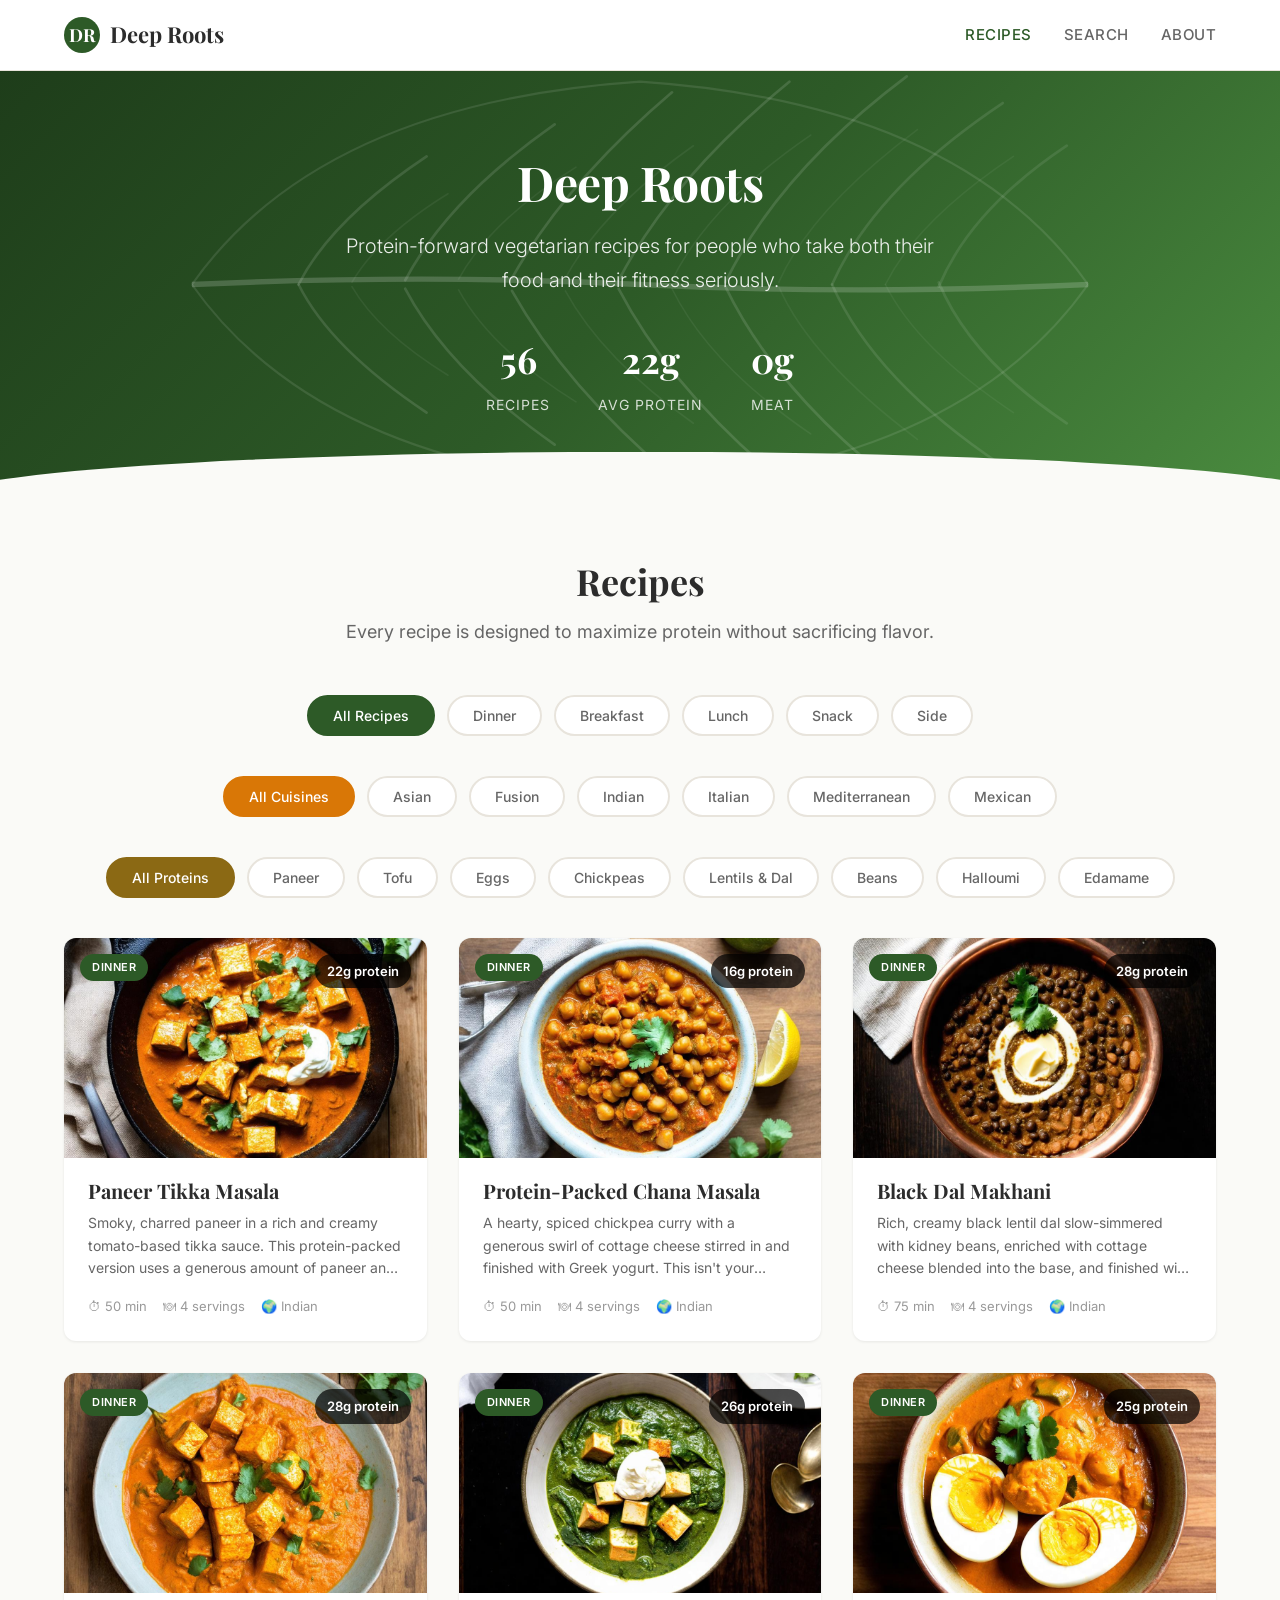
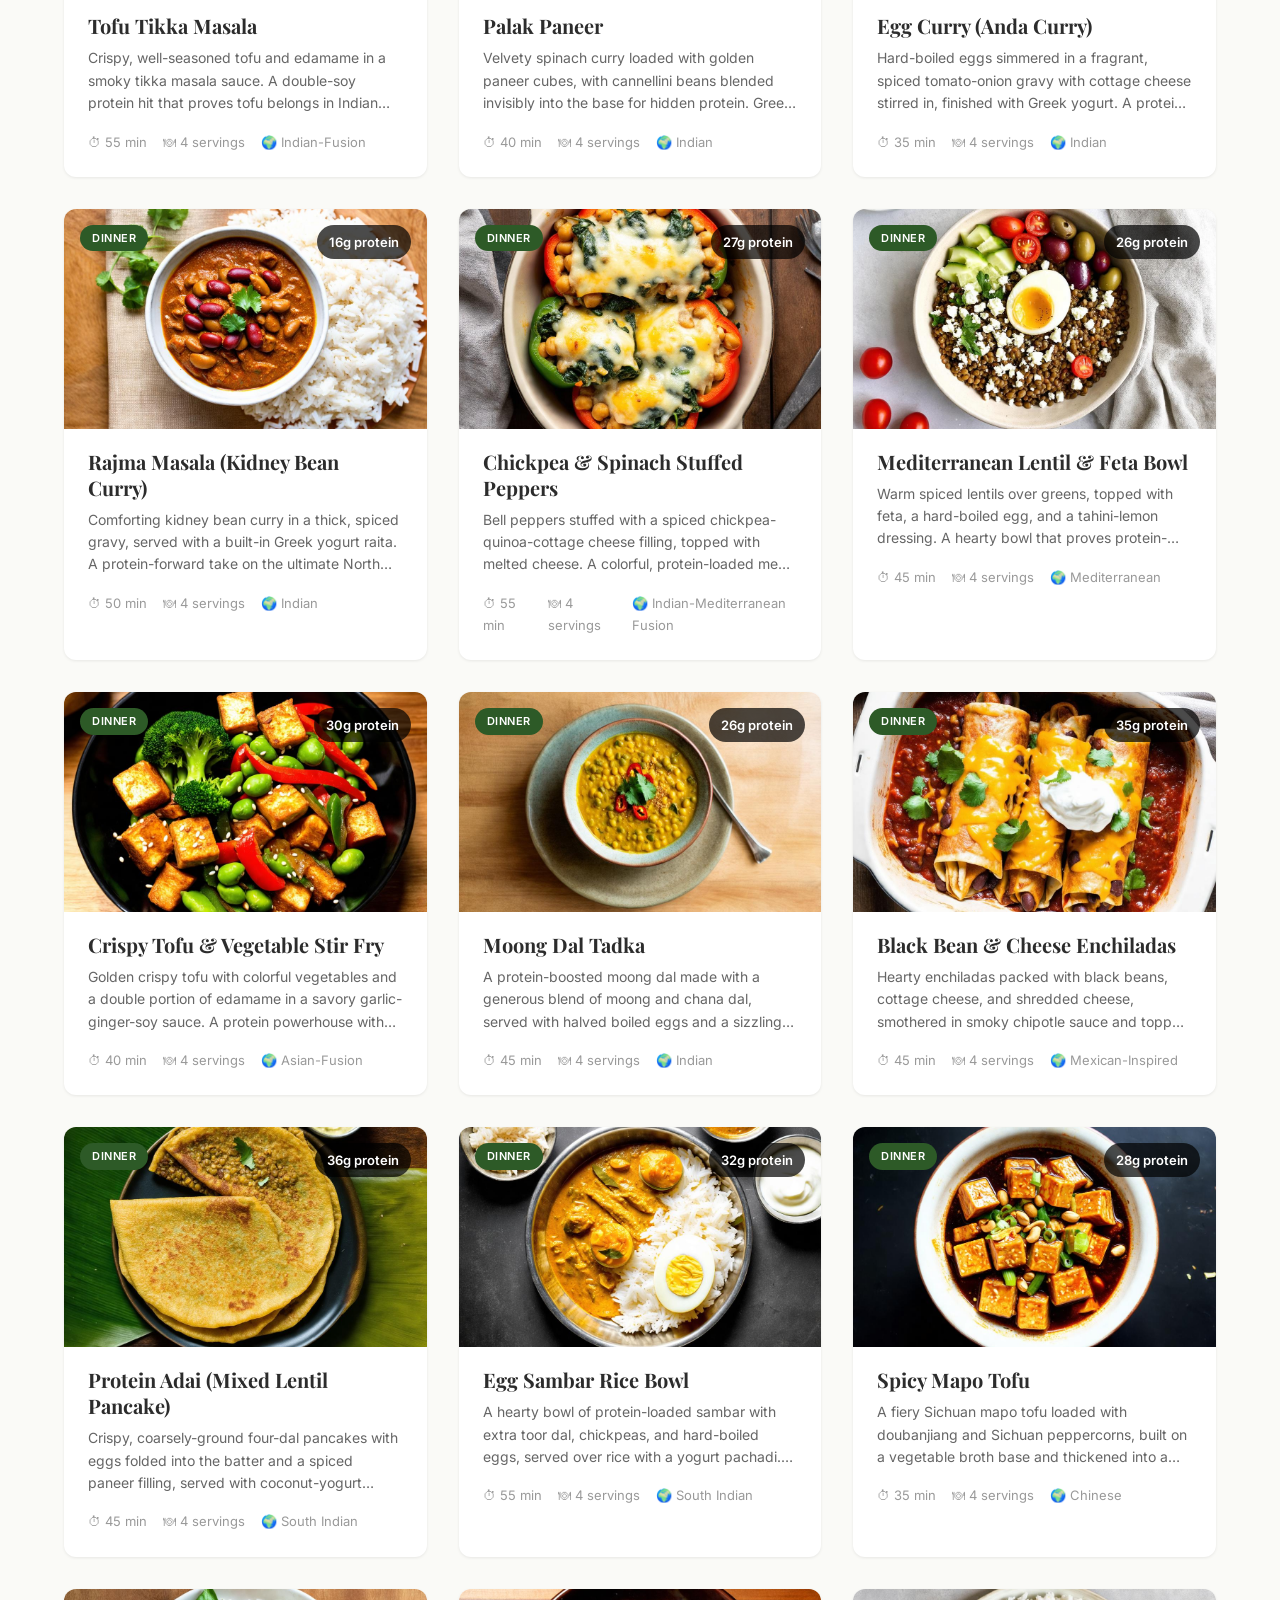
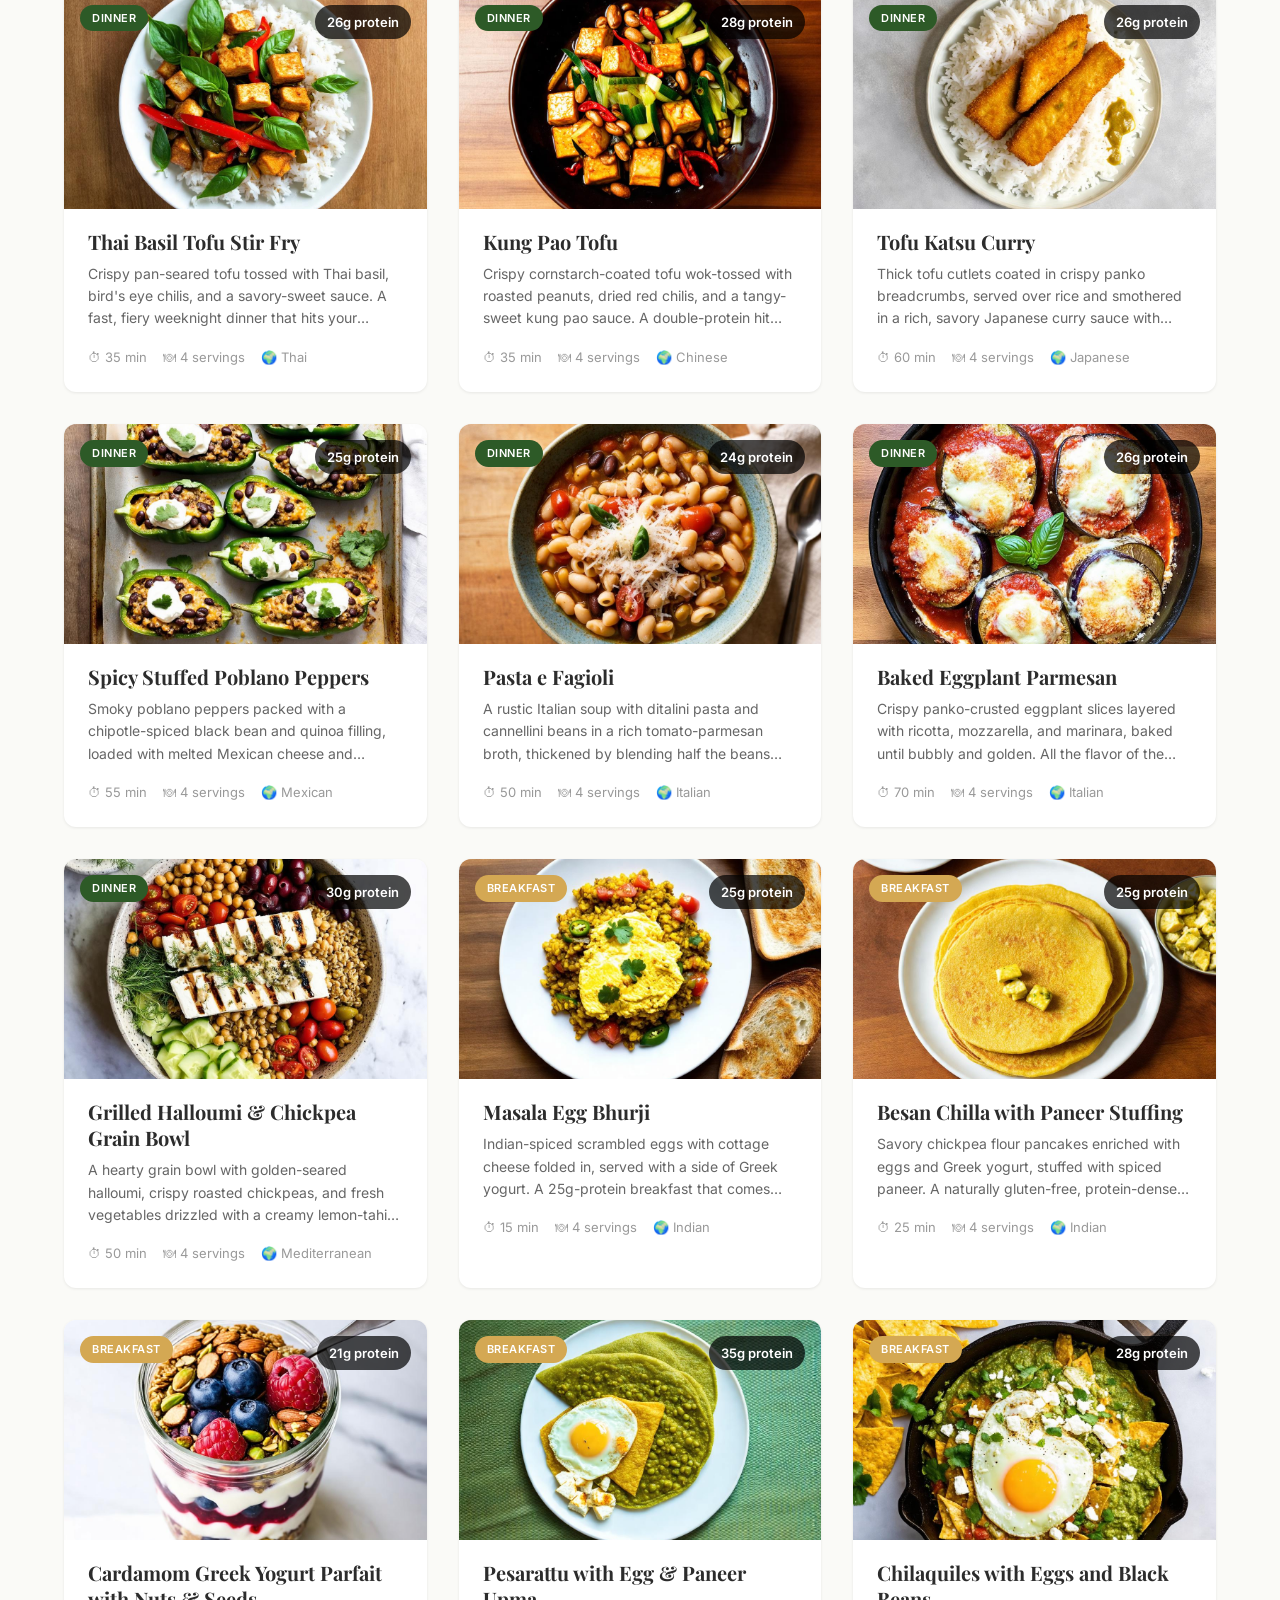
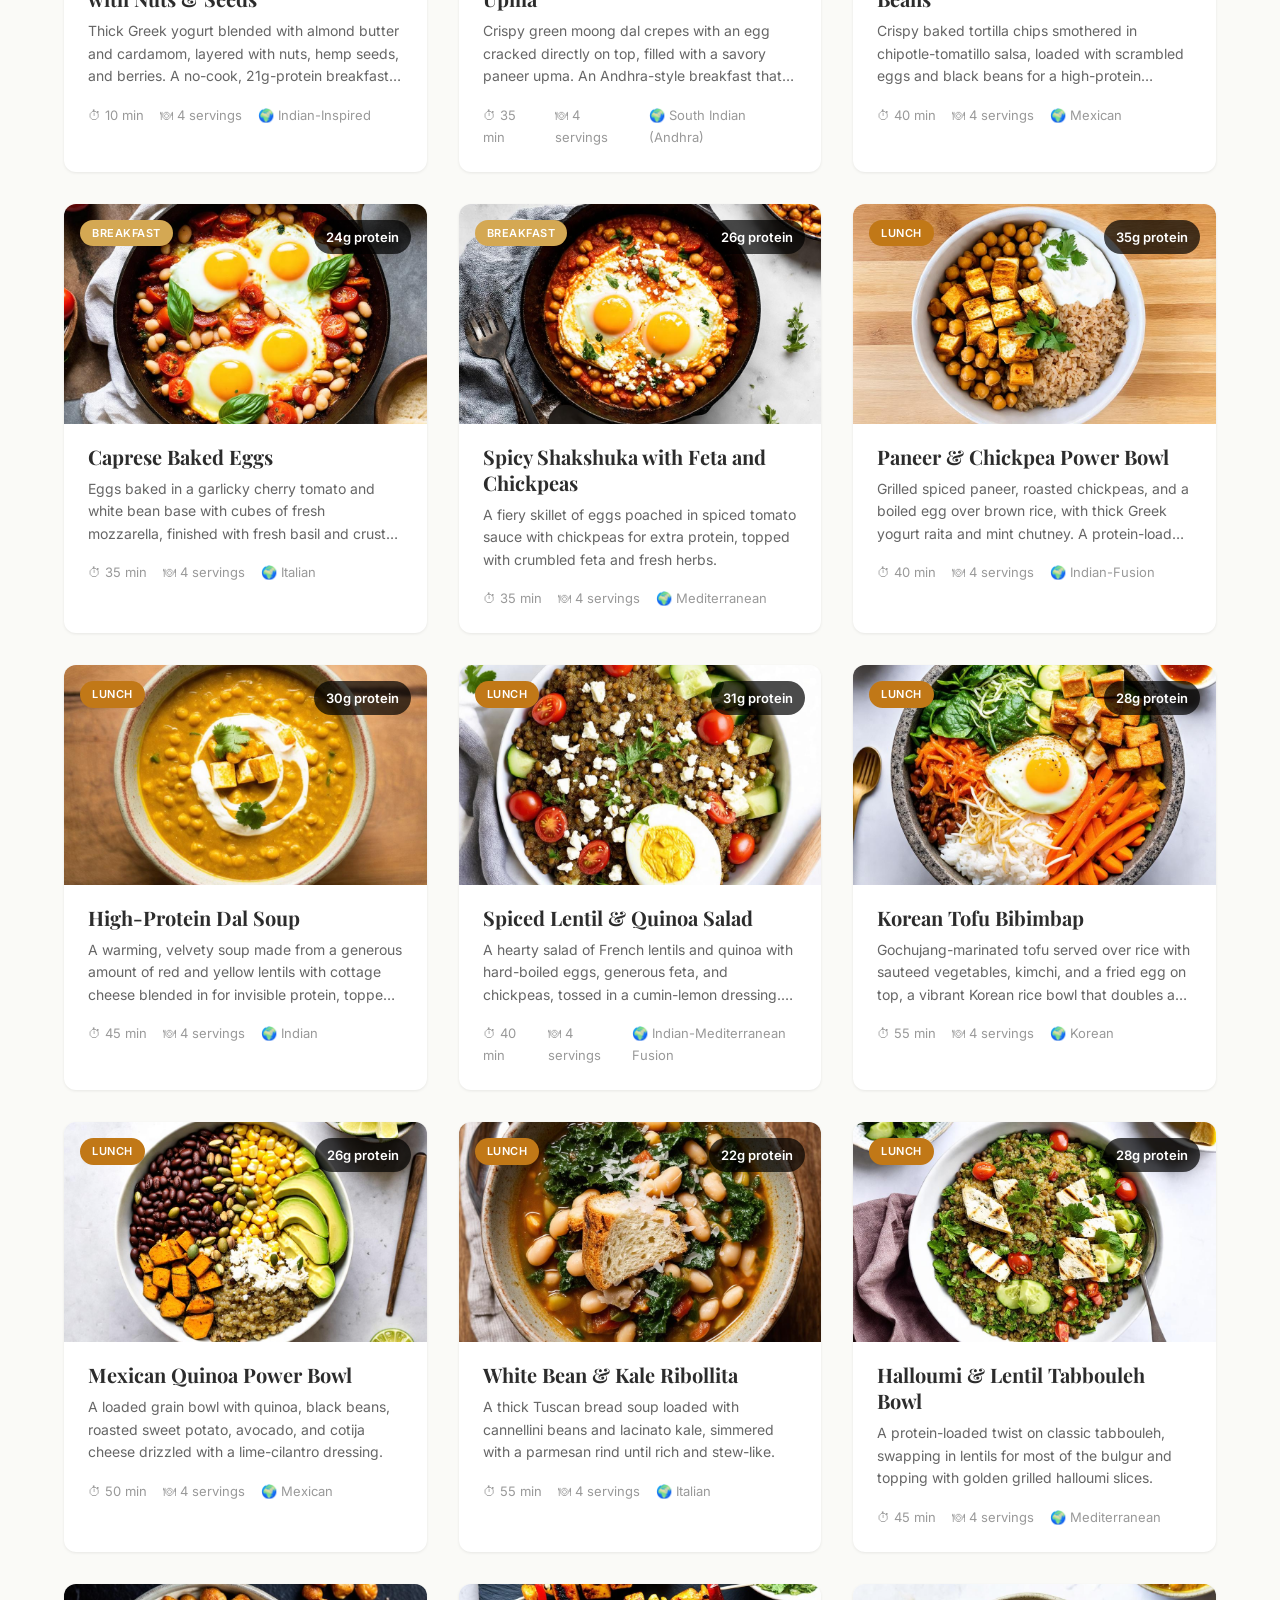
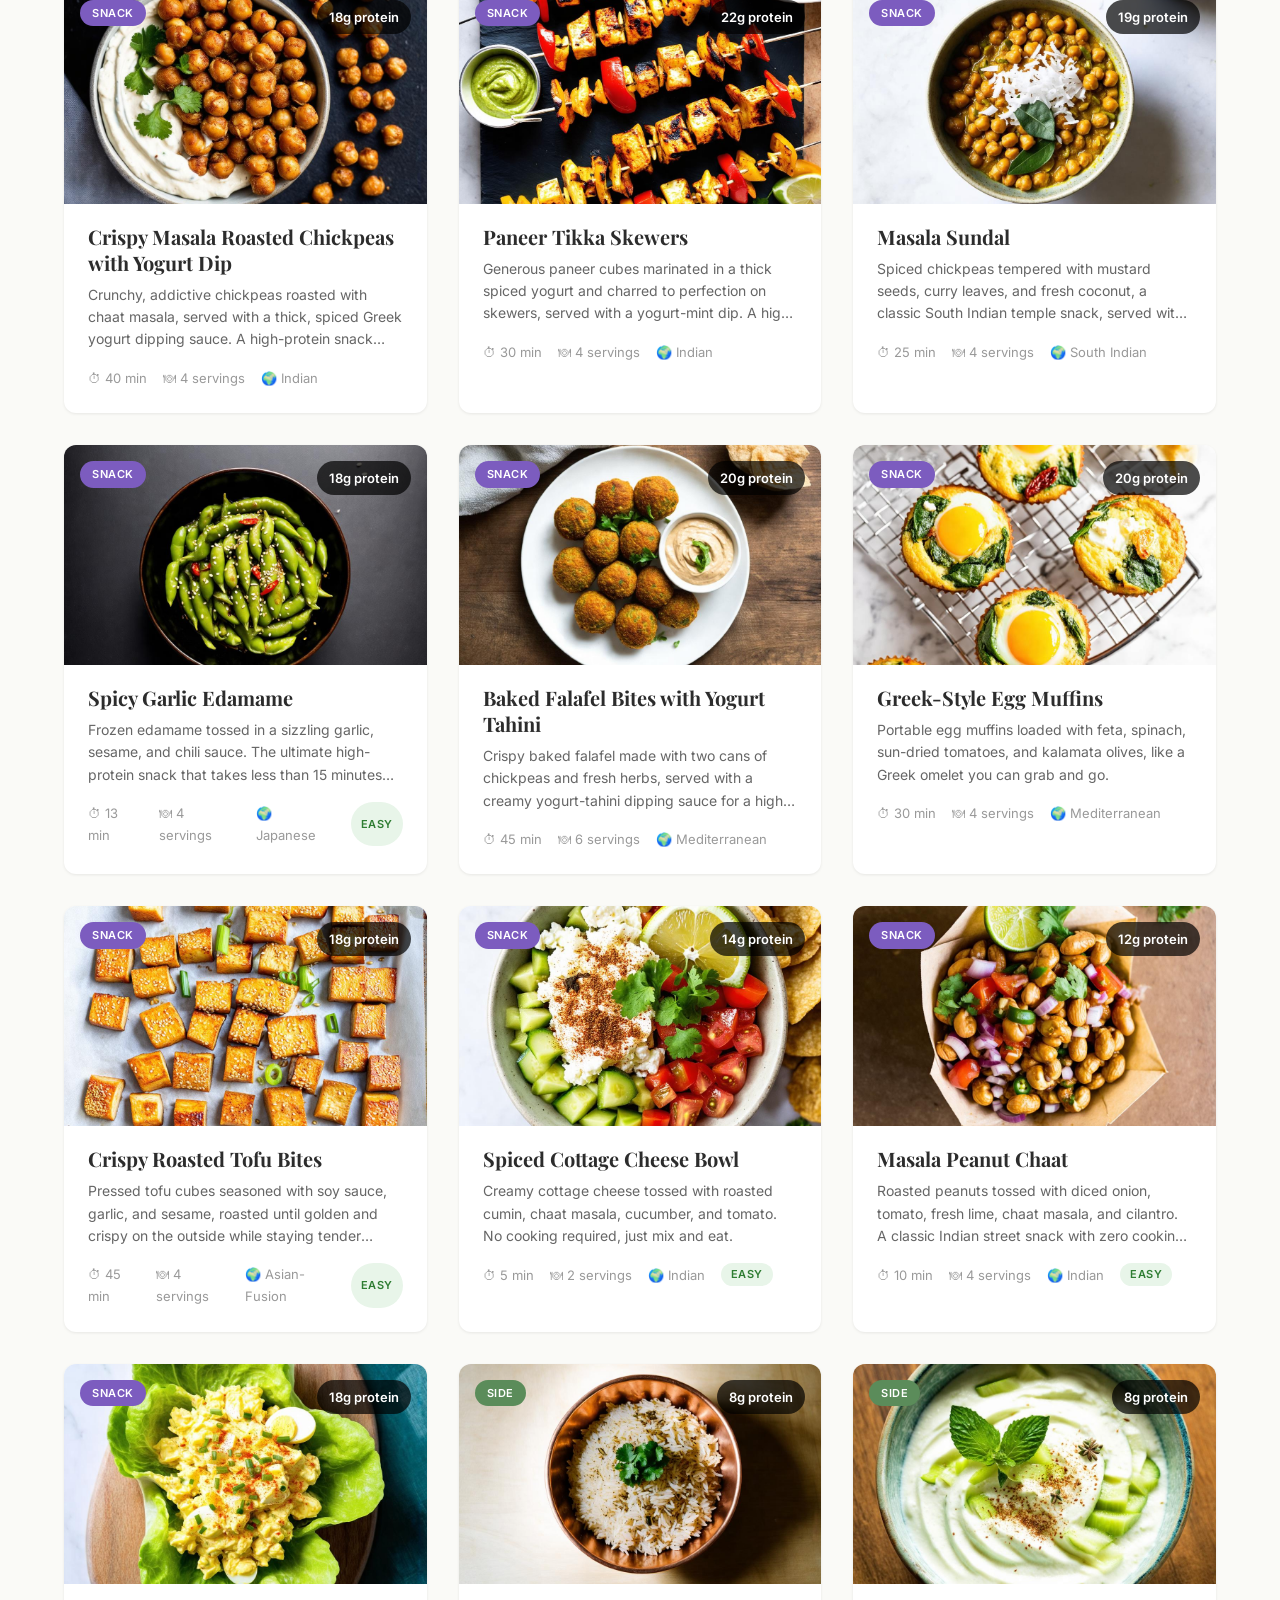
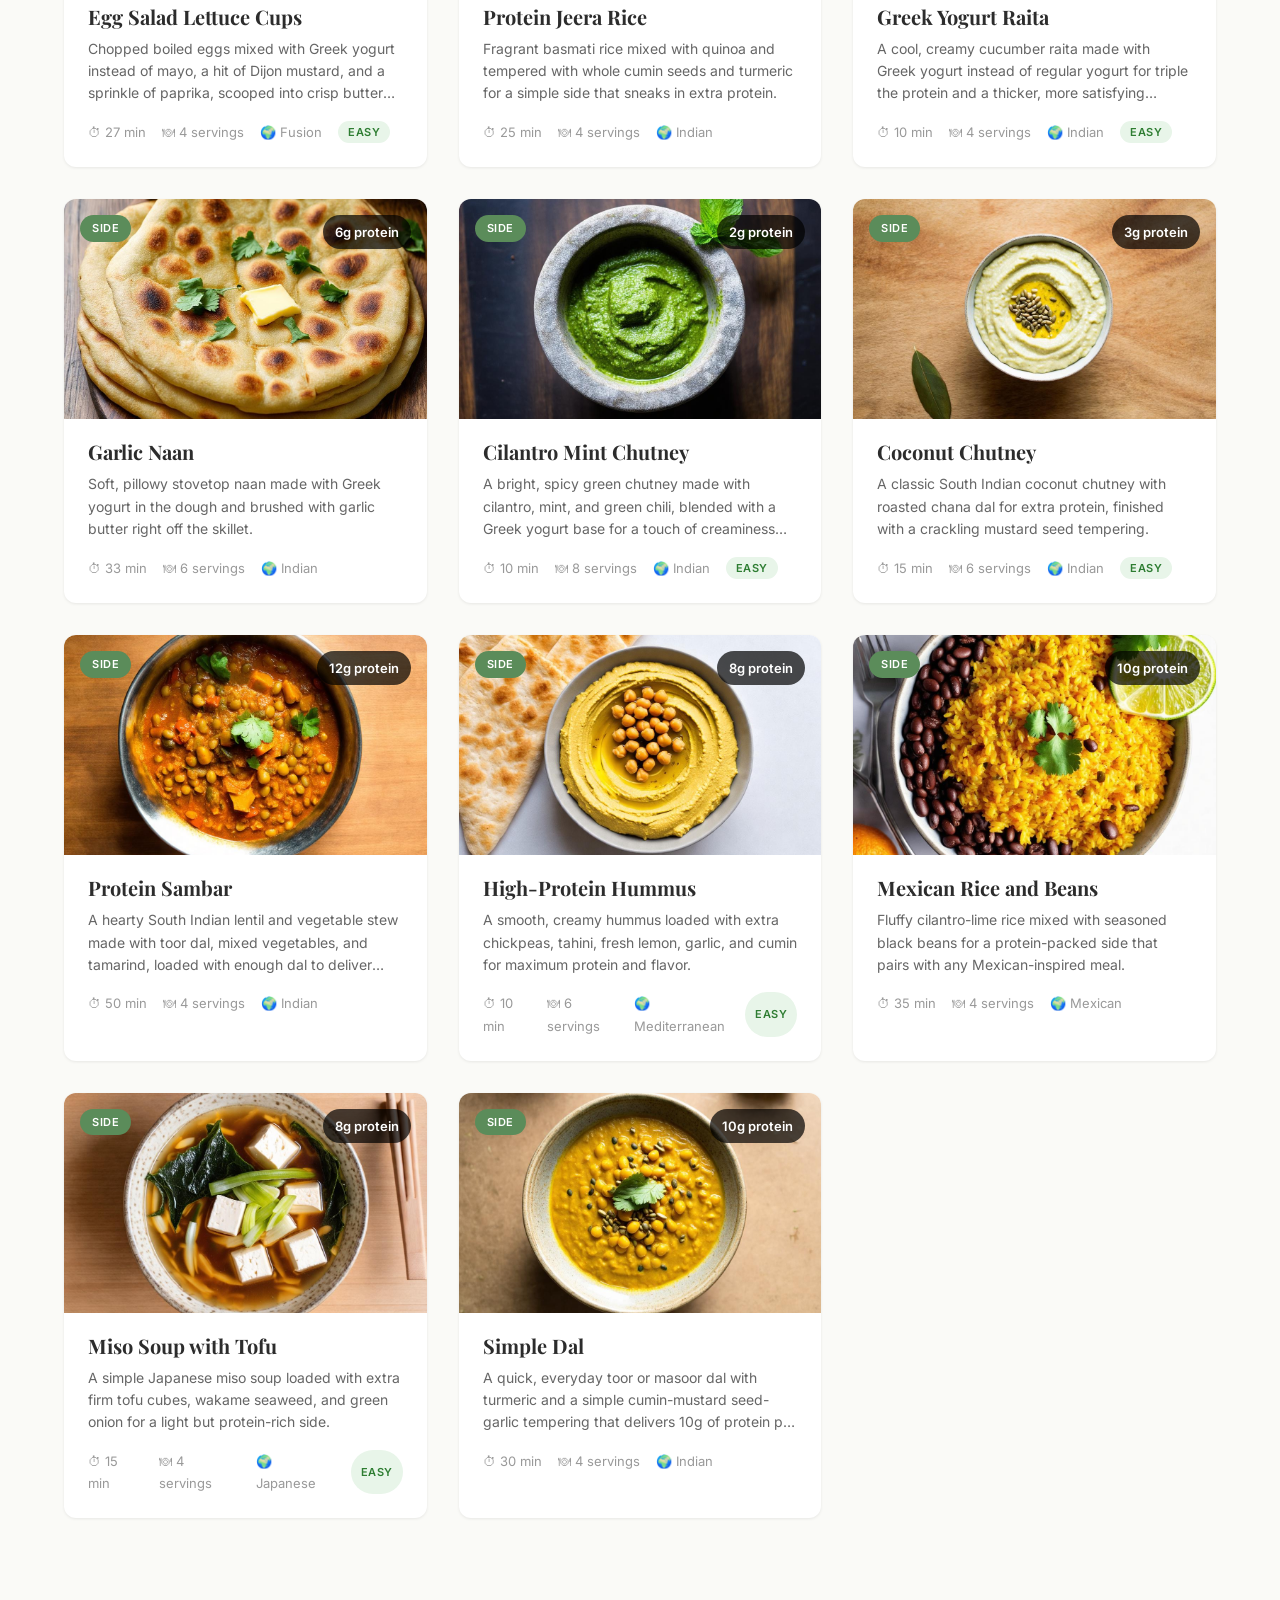
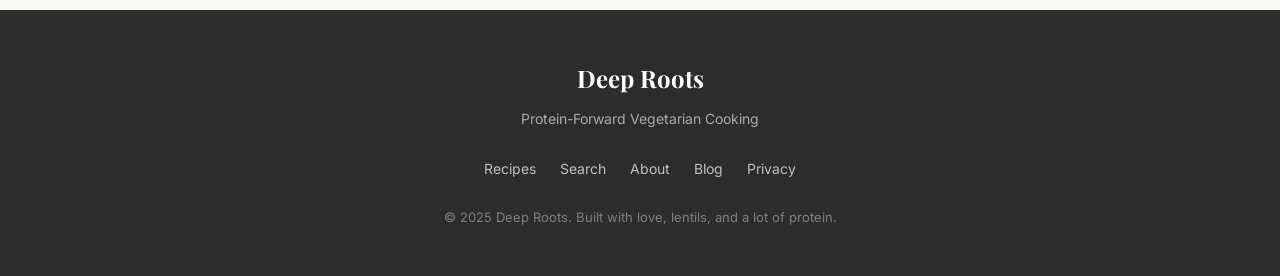
<file: index.html>
<!DOCTYPE html>
<html lang="en">
<head>
  <meta charset="UTF-8">
  <meta name="viewport" content="width=device-width, initial-scale=1.0">
  <link rel="icon" type="image/svg+xml" href="favicon.svg">
  <title>Deep Roots | Protein-Forward Vegetarian Recipes</title>
  <meta name="description" content="High-protein vegetarian recipes with an Indian twist. Real food, real protein, no meat.">
  <meta name="keywords" content="high protein vegetarian recipes, vegetarian meal prep, protein rich vegetarian food, meatless protein meals, vegetarian bodybuilding recipes, Indian vegetarian protein recipes, paneer recipes, tofu recipes, lentil recipes, high protein dinner, vegetarian protein recipes India, high protein Indian vegetarian diet, paneer protein per 100g, dal protein content, vegetarian bodybuilding India, protein rich Indian food">
  <link rel="canonical" href="https://deeprootscooking.com/">
  <meta property="og:type" content="website">
  <meta property="og:title" content="Deep Roots | Protein-Forward Vegetarian Recipes">
  <meta property="og:description" content="High-protein vegetarian recipes with an Indian twist. Real food, real protein, no meat.">
  <meta property="og:url" content="https://deeprootscooking.com/">
  <meta property="og:site_name" content="Deep Roots">
  <meta property="og:image" content="https://deeprootscooking.com/images/paneer-tikka-masala.jpg">
  <meta name="twitter:card" content="summary_large_image">
  <meta name="twitter:title" content="Deep Roots | Protein-Forward Vegetarian Recipes">
  <meta name="twitter:description" content="High-protein vegetarian recipes with an Indian twist. Real food, real protein, no meat.">
  <meta name="twitter:image" content="https://deeprootscooking.com/images/paneer-tikka-masala.jpg">
  <script type="application/ld+json">
  {
    "@context": "https://schema.org",
    "@type": "WebSite",
    "name": "Deep Roots",
    "url": "https://deeprootscooking.com",
    "description": "High-protein vegetarian recipes with an Indian twist. Real food, real protein, no meat.",
    "potentialAction": {
      "@type": "SearchAction",
      "target": "https://deeprootscooking.com/search.html?q={search_term_string}",
      "query-input": "required name=search_term_string"
    }
  }
  </script>
  <script async src="https://pagead2.googlesyndication.com/pagead/js/adsbygoogle.js?client=ca-pub-2711708712180550" crossorigin="anonymous"></script>
  <script async src="https://www.googletagmanager.com/gtag/js?id=G-VLXBNDGJ94"></script>
  <script>window.dataLayer=window.dataLayer||[];function gtag(){dataLayer.push(arguments);}gtag('js',new Date());gtag('config','G-VLXBNDGJ94');</script>
  <link rel="preconnect" href="https://fonts.googleapis.com">
  <link rel="preconnect" href="https://fonts.gstatic.com" crossorigin>
  <link href="https://fonts.googleapis.com/css2?family=Inter:wght@300;400;500;600;700&family=Playfair+Display:wght@400;600;700;800&display=swap" rel="stylesheet">
  <link rel="stylesheet" href="css/style.css">
</head>
<body>

  <!-- Navigation -->
  <nav class="nav">
    <div class="nav-inner">
      <a href="index.html" class="nav-logo">
        <div class="nav-logo-icon">DR</div>
        <span class="nav-logo-text">Deep Roots</span>
      </a>
      <button class="nav-toggle" aria-label="Toggle menu">
        <span></span><span></span><span></span>
      </button>
      <ul class="nav-links">
        <li><a href="index.html" class="active">Recipes</a></li>
        <li><a href="search.html">Search</a></li>
        <li><a href="about.html">About</a></li>
      </ul>
    </div>
  </nav>

  <!-- Hero -->
  <section class="hero">
    <h1>Deep Roots</h1>
    <p class="tagline">Protein-forward vegetarian recipes for people who take both their food and their fitness seriously.</p>
    <div class="hero-stats">
      <div class="hero-stat">
        <span class="hero-stat-number" id="recipe-count">20</span>
        <span class="hero-stat-label">Recipes</span>
      </div>
      <div class="hero-stat">
        <span class="hero-stat-number" id="avg-protein">23g</span>
        <span class="hero-stat-label">Avg Protein</span>
      </div>
      <div class="hero-stat">
        <span class="hero-stat-number">0g</span>
        <span class="hero-stat-label">Meat</span>
      </div>
    </div>
  </section>

  <!-- Recipes Section -->
  <section class="section">
    <div class="section-header">
      <h2>Recipes</h2>
      <p>Every recipe is designed to maximize protein without sacrificing flavor.</p>
    </div>

    <div class="category-filters" id="category-filters"></div>
    <div class="cuisine-filters" id="cuisine-filters"></div>
    <div class="protein-filters" id="protein-filters"></div>
    <div class="recipes-grid" id="recipes-grid"></div>
  </section>

  <!-- Ad Unit: Below Recipes Grid -->
  <div class="ad-container">
    <ins class="adsbygoogle"
      style="display:block"
      data-ad-client="ca-pub-2711708712180550"
      data-ad-slot="XXXXXXXXXX"
      data-ad-format="auto"
      data-full-width-responsive="true"></ins>
    <script>(adsbygoogle = window.adsbygoogle || []).push({});</script>
  </div>

  <!-- Footer -->
  <footer class="footer">
    <div class="footer-inner">
      <div class="footer-logo">Deep Roots</div>
      <p class="footer-tagline">Protein-Forward Vegetarian Cooking</p>
      <ul class="footer-links">
        <li><a href="index.html">Recipes</a></li>
        <li><a href="search.html">Search</a></li>
        <li><a href="about.html">About</a></li>
        <li><a href="blog.html">Blog</a></li>
        <li><a href="privacy.html">Privacy</a></li>
      </ul>
      <p class="footer-copy">&copy; 2025 Deep Roots. Built with love, lentils, and a lot of protein.</p>
    </div>
  </footer>

  <script src="js/recipes.js"></script>
  <script src="js/app.js"></script>
</body>
</html>
</file>
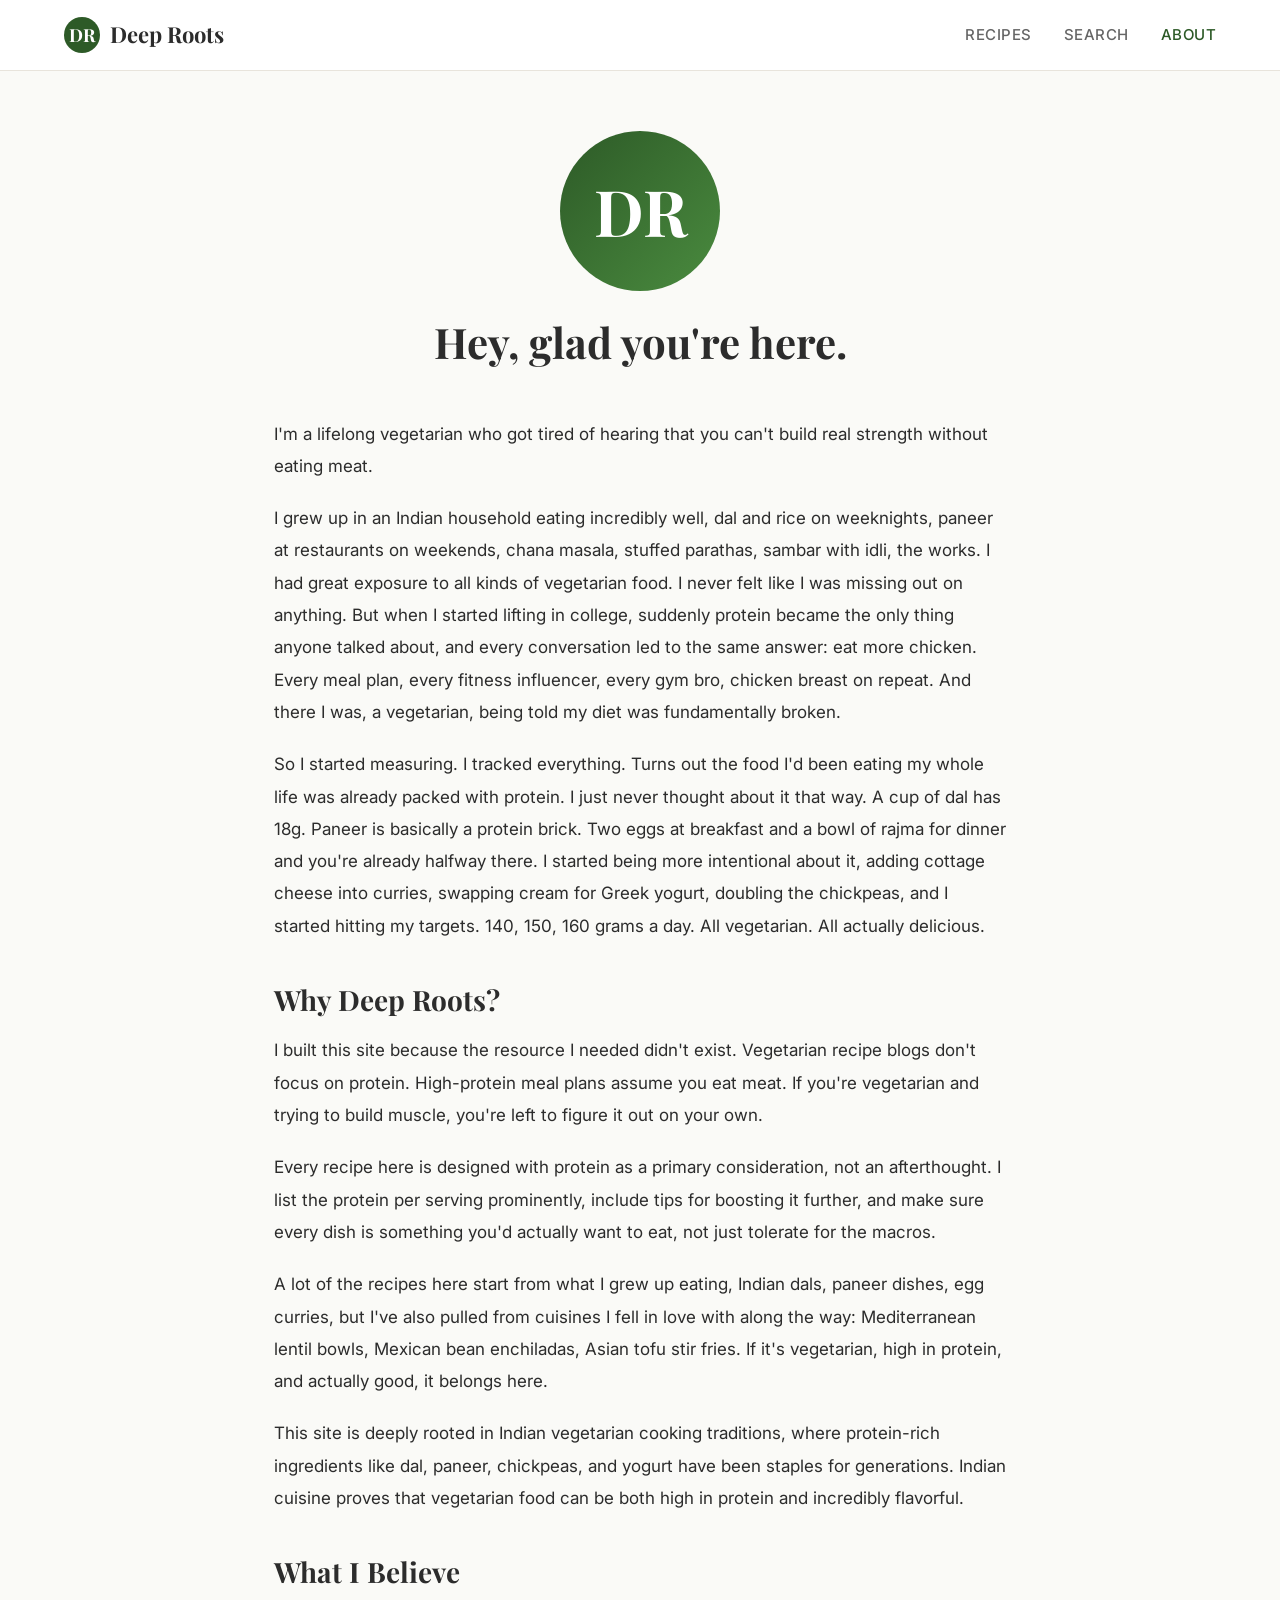
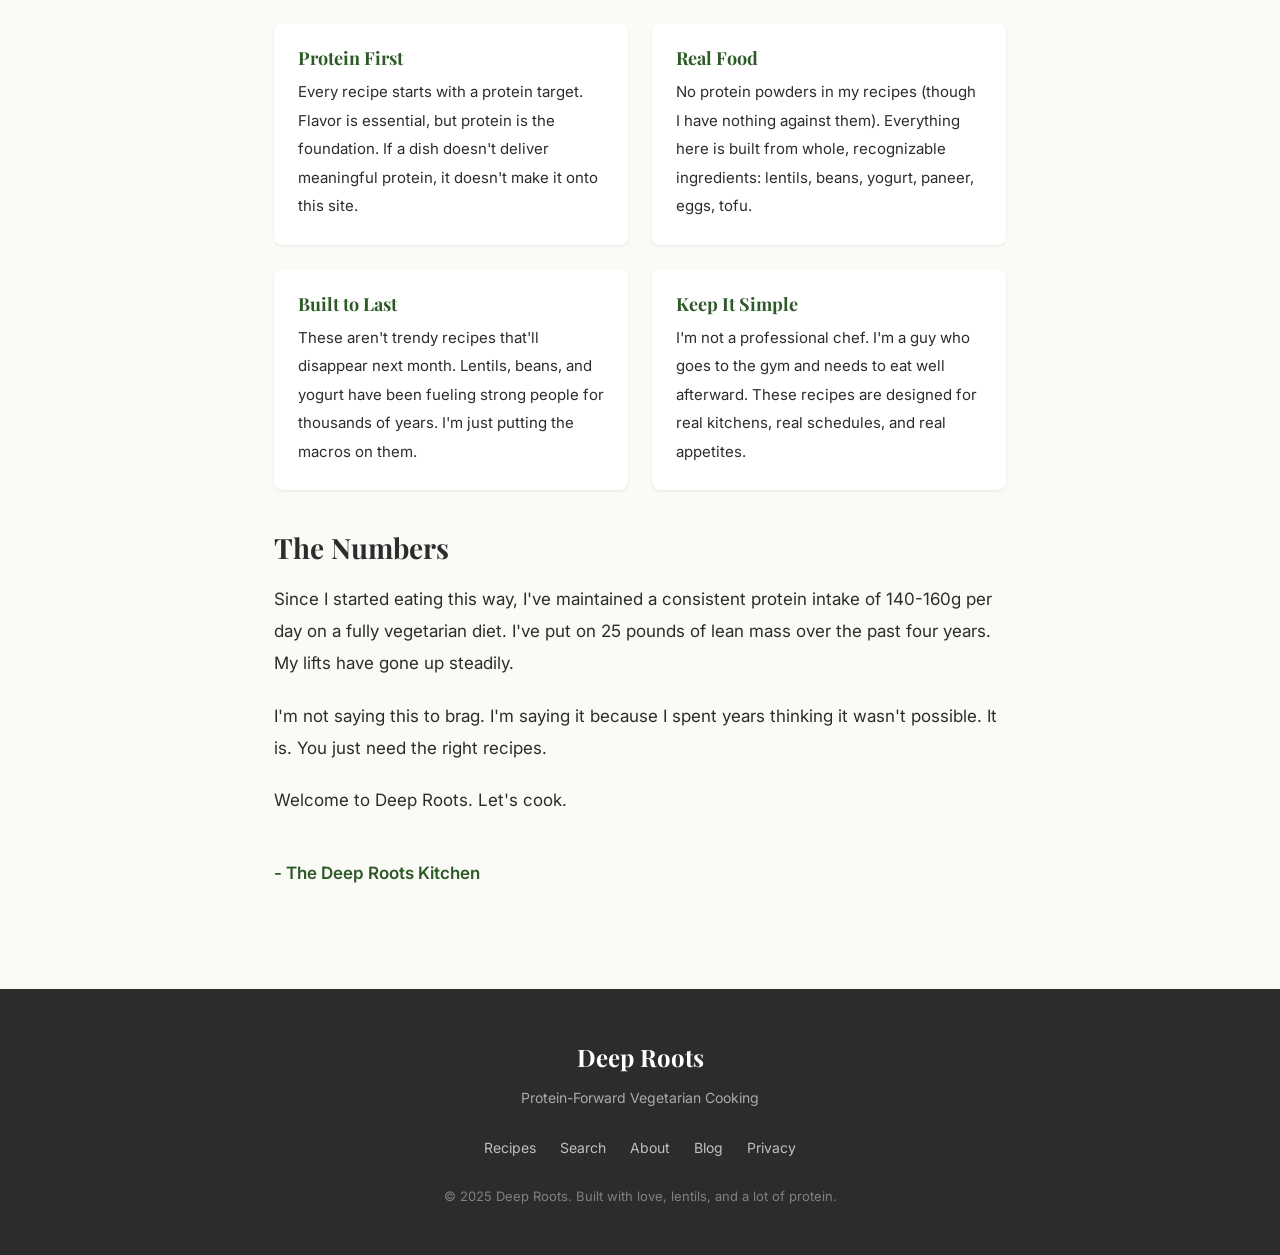
<file: about.html>
<!DOCTYPE html>
<html lang="en">
<head>
  <meta charset="UTF-8">
  <meta name="viewport" content="width=device-width, initial-scale=1.0">
  <link rel="icon" type="image/svg+xml" href="favicon.svg">
  <title>About | Deep Roots</title>
  <meta name="description" content="The story behind Deep Roots. High-protein vegetarian recipes for people who lift.">
  <meta name="keywords" content="vegetarian protein diet, building muscle vegetarian, high protein vegetarian lifestyle, vegetarian fitness, meatless muscle building">
  <link rel="canonical" href="https://deeprootscooking.com/about.html">
  <meta property="og:type" content="website">
  <meta property="og:title" content="About | Deep Roots">
  <meta property="og:description" content="The story behind Deep Roots. High-protein vegetarian recipes for people who lift.">
  <meta property="og:url" content="https://deeprootscooking.com/about.html">
  <meta property="og:site_name" content="Deep Roots">
  <meta name="twitter:card" content="summary">
  <meta name="twitter:title" content="About | Deep Roots">
  <meta name="twitter:description" content="The story behind Deep Roots. High-protein vegetarian recipes for people who lift.">
  <script async src="https://pagead2.googlesyndication.com/pagead/js/adsbygoogle.js?client=ca-pub-2711708712180550" crossorigin="anonymous"></script>
  <script async src="https://www.googletagmanager.com/gtag/js?id=G-VLXBNDGJ94"></script>
  <script>window.dataLayer=window.dataLayer||[];function gtag(){dataLayer.push(arguments);}gtag('js',new Date());gtag('config','G-VLXBNDGJ94');</script>
  <link rel="preconnect" href="https://fonts.googleapis.com">
  <link rel="preconnect" href="https://fonts.gstatic.com" crossorigin>
  <link href="https://fonts.googleapis.com/css2?family=Inter:wght@300;400;500;600;700&family=Playfair+Display:wght@400;600;700;800&display=swap" rel="stylesheet">
  <link rel="stylesheet" href="css/style.css">
</head>
<body>

  <!-- Navigation -->
  <nav class="nav">
    <div class="nav-inner">
      <a href="index.html" class="nav-logo">
        <div class="nav-logo-icon">DR</div>
        <span class="nav-logo-text">Deep Roots</span>
      </a>
      <button class="nav-toggle" aria-label="Toggle menu">
        <span></span><span></span><span></span>
      </button>
      <ul class="nav-links">
        <li><a href="index.html">Recipes</a></li>
        <li><a href="search.html">Search</a></li>
        <li><a href="about.html" class="active">About</a></li>
      </ul>
    </div>
  </nav>

  <!-- About Content -->
  <div class="about-page">
    <div class="about-header">
      <div class="about-avatar">DR</div>
      <h1>Hey, glad you're here.</h1>
    </div>

    <div class="about-content">
      <p>
        I'm a lifelong vegetarian who got tired of hearing that you can't build real strength without eating meat.
      </p>

      <p>
        I grew up in an Indian household eating incredibly well, dal and rice on weeknights, paneer at restaurants on weekends, chana masala, stuffed parathas, sambar with idli, the works. I had great exposure to all kinds of vegetarian food. I never felt like I was missing out on anything. But when I started lifting in college, suddenly protein became the only thing anyone talked about, and every conversation led to the same answer: eat more chicken. Every meal plan, every fitness influencer, every gym bro, chicken breast on repeat. And there I was, a vegetarian, being told my diet was fundamentally broken.
      </p>

      <p>
        So I started measuring. I tracked everything. Turns out the food I'd been eating my whole life was already packed with protein. I just never thought about it that way. A cup of dal has 18g. Paneer is basically a protein brick. Two eggs at breakfast and a bowl of rajma for dinner and you're already halfway there. I started being more intentional about it, adding cottage cheese into curries, swapping cream for Greek yogurt, doubling the chickpeas, and I started hitting my targets. 140, 150, 160 grams a day. All vegetarian. All actually delicious.
      </p>

      <h2>Why Deep Roots?</h2>

      <p>
        I built this site because the resource I needed didn't exist. Vegetarian recipe blogs don't focus on protein. High-protein meal plans assume you eat meat. If you're vegetarian and trying to build muscle, you're left to figure it out on your own.
      </p>

      <p>
        Every recipe here is designed with protein as a primary consideration, not an afterthought. I list the protein per serving prominently, include tips for boosting it further, and make sure every dish is something you'd actually want to eat, not just tolerate for the macros.
      </p>

      <p>
        A lot of the recipes here start from what I grew up eating, Indian dals, paneer dishes, egg curries, but I've also pulled from cuisines I fell in love with along the way: Mediterranean lentil bowls, Mexican bean enchiladas, Asian tofu stir fries. If it's vegetarian, high in protein, and actually good, it belongs here.
      </p>

      <p>
        This site is deeply rooted in Indian vegetarian cooking traditions, where protein-rich ingredients like dal, paneer, chickpeas, and yogurt have been staples for generations. Indian cuisine proves that vegetarian food can be both high in protein and incredibly flavorful.
      </p>

      <h2>What I Believe</h2>

      <div class="about-values">
        <div class="about-value">
          <h3>Protein First</h3>
          <p>Every recipe starts with a protein target. Flavor is essential, but protein is the foundation. If a dish doesn't deliver meaningful protein, it doesn't make it onto this site.</p>
        </div>
        <div class="about-value">
          <h3>Real Food</h3>
          <p>No protein powders in my recipes (though I have nothing against them). Everything here is built from whole, recognizable ingredients: lentils, beans, yogurt, paneer, eggs, tofu.</p>
        </div>
        <div class="about-value">
          <h3>Built to Last</h3>
          <p>These aren't trendy recipes that'll disappear next month. Lentils, beans, and yogurt have been fueling strong people for thousands of years. I'm just putting the macros on them.</p>
        </div>
        <div class="about-value">
          <h3>Keep It Simple</h3>
          <p>I'm not a professional chef. I'm a guy who goes to the gym and needs to eat well afterward. These recipes are designed for real kitchens, real schedules, and real appetites.</p>
        </div>
      </div>

      <h2>The Numbers</h2>

      <p>
        Since I started eating this way, I've maintained a consistent protein intake of 140-160g per day on a fully vegetarian diet. I've put on 25 pounds of lean mass over the past four years. My lifts have gone up steadily.
      </p>

      <p>
        I'm not saying this to brag. I'm saying it because I spent years thinking it wasn't possible. It is. You just need the right recipes.
      </p>

      <p>
        Welcome to Deep Roots. Let's cook.
      </p>

      <p style="margin-top: 40px; font-weight: 600; color: var(--color-primary);">- The Deep Roots Kitchen</p>
    </div>
  </div>

  <!-- Footer -->
  <footer class="footer">
    <div class="footer-inner">
      <div class="footer-logo">Deep Roots</div>
      <p class="footer-tagline">Protein-Forward Vegetarian Cooking</p>
      <ul class="footer-links">
        <li><a href="index.html">Recipes</a></li>
        <li><a href="search.html">Search</a></li>
        <li><a href="about.html">About</a></li>
        <li><a href="blog.html">Blog</a></li>
        <li><a href="privacy.html">Privacy</a></li>
      </ul>
      <p class="footer-copy">&copy; 2025 Deep Roots. Built with love, lentils, and a lot of protein.</p>
    </div>
  </footer>

  <script src="js/app.js"></script>
</body>
</html>
</file>
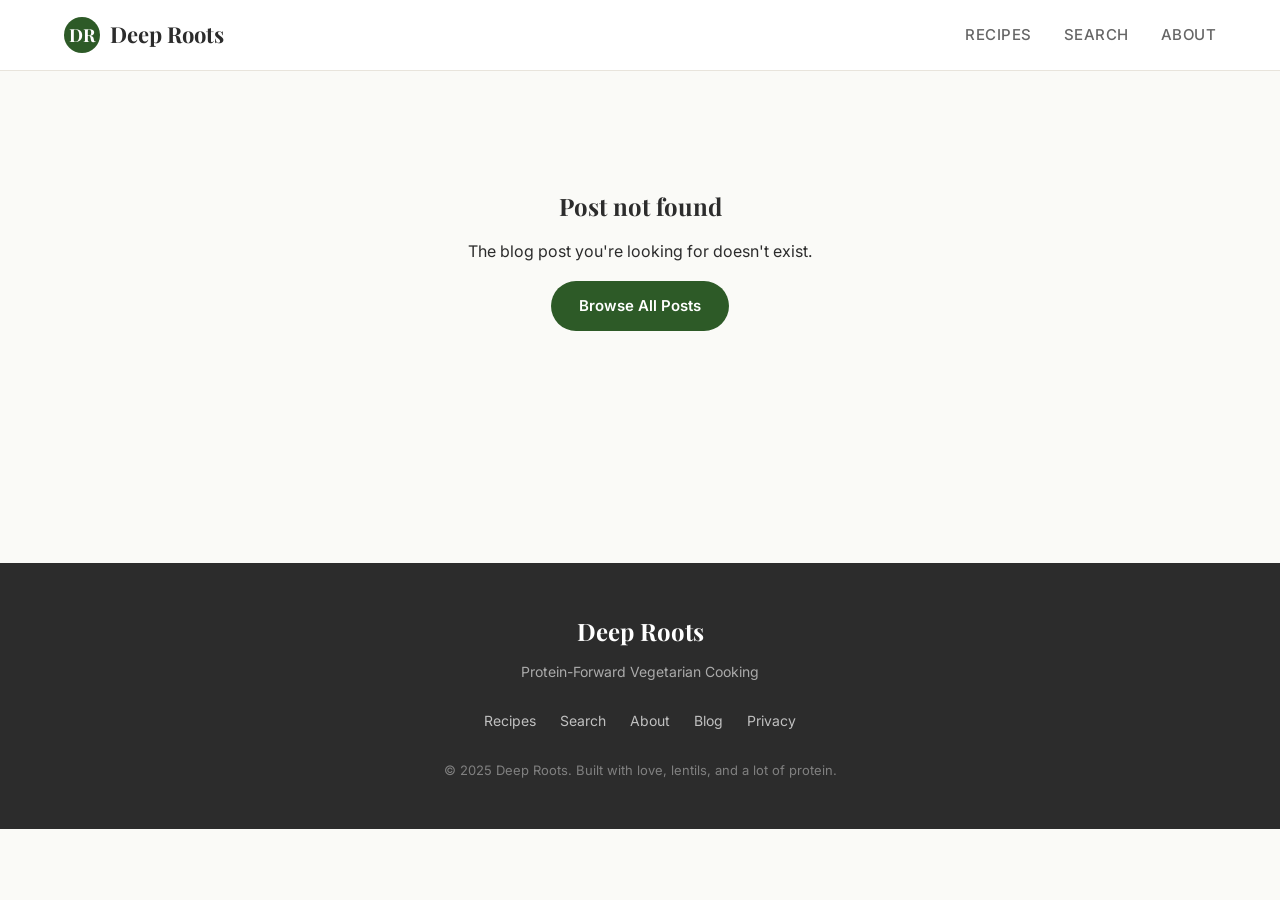
<file: blog-post.html>
<!DOCTYPE html>
<html lang="en">
<head>
  <meta charset="UTF-8">
  <meta name="viewport" content="width=device-width, initial-scale=1.0">
  <title>Blog | Deep Roots</title>
  <meta name="description" content="High-protein vegetarian tips and guides from Deep Roots.">
  <meta property="og:type" content="article">
  <meta property="og:site_name" content="Deep Roots">
  <meta name="twitter:card" content="summary">
  <!-- Dynamic meta tags injected by JS -->
  <script async src="https://pagead2.googlesyndication.com/pagead/js/adsbygoogle.js?client=ca-pub-2711708712180550" crossorigin="anonymous"></script>
  <script async src="https://www.googletagmanager.com/gtag/js?id=G-VLXBNDGJ94"></script>
  <script>window.dataLayer=window.dataLayer||[];function gtag(){dataLayer.push(arguments);}gtag('js',new Date());gtag('config','G-VLXBNDGJ94');</script>
  <link rel="preconnect" href="https://fonts.googleapis.com">
  <link rel="preconnect" href="https://fonts.gstatic.com" crossorigin>
  <link href="https://fonts.googleapis.com/css2?family=Inter:wght@300;400;500;600;700&family=Playfair+Display:wght@400;600;700;800&display=swap" rel="stylesheet">
  <link rel="stylesheet" href="css/style.css">
</head>
<body>

  <!-- Navigation -->
  <nav class="nav">
    <div class="nav-inner">
      <a href="index.html" class="nav-logo">
        <div class="nav-logo-icon">DR</div>
        <span class="nav-logo-text">Deep Roots</span>
      </a>
      <button class="nav-toggle" aria-label="Toggle menu">
        <span></span><span></span><span></span>
      </button>
      <ul class="nav-links">
        <li><a href="index.html">Recipes</a></li>
        <li><a href="search.html">Search</a></li>
        <li><a href="about.html">About</a></li>
      </ul>
    </div>
  </nav>

  <!-- Blog Post Content (dynamically rendered) -->
  <div class="blog-post-page" id="blog-post-container">
    <p style="text-align:center; padding: 80px 0; color: #999;">Loading post...</p>
  </div>

  <!-- Ad Unit: Below Blog Content -->
  <div class="ad-container">
    <ins class="adsbygoogle"
      style="display:block"
      data-ad-client="ca-pub-2711708712180550"
      data-ad-slot="XXXXXXXXXX"
      data-ad-format="auto"
      data-full-width-responsive="true"></ins>
    <script>(adsbygoogle = window.adsbygoogle || []).push({});</script>
  </div>

  <!-- Footer -->
  <footer class="footer">
    <div class="footer-inner">
      <div class="footer-logo">Deep Roots</div>
      <p class="footer-tagline">Protein-Forward Vegetarian Cooking</p>
      <ul class="footer-links">
        <li><a href="index.html">Recipes</a></li>
        <li><a href="search.html">Search</a></li>
        <li><a href="about.html">About</a></li>
        <li><a href="blog.html">Blog</a></li>
        <li><a href="privacy.html">Privacy</a></li>
      </ul>
      <p class="footer-copy">&copy; 2025 Deep Roots. Built with love, lentils, and a lot of protein.</p>
    </div>
  </footer>

  <script src="js/blog-posts.js"></script>
  <script>
    document.addEventListener('DOMContentLoaded', function() {
      // Mobile nav toggle
      var toggle = document.querySelector('.nav-toggle');
      var links = document.querySelector('.nav-links');
      if (toggle && links) {
        toggle.addEventListener('click', function() {
          links.classList.toggle('open');
        });
      }

      var container = document.getElementById('blog-post-container');
      if (!container || typeof blogPosts === 'undefined') return;

      var params = new URLSearchParams(window.location.search);
      var slug = params.get('p');
      var post = blogPosts.find(function(p) { return p.slug === slug; });

      if (!post) {
        container.innerHTML =
          '<div style="text-align:center; padding: 80px 24px;">' +
            '<h2>Post not found</h2>' +
            '<p style="margin: 16px 0;">The blog post you\'re looking for doesn\'t exist.</p>' +
            '<a href="blog.html" class="jump-to-recipe">Browse All Posts</a>' +
          '</div>';
        return;
      }

      // Update page title and meta
      document.title = post.title + ' | Deep Roots Blog';

      var metaDesc = document.querySelector('meta[name="description"]');
      if (metaDesc) metaDesc.setAttribute('content', post.excerpt);

      var url = 'https://deeprootscooking.com/blog-post.html?p=' + post.slug;

      // Canonical
      var canonical = document.createElement('link');
      canonical.rel = 'canonical';
      canonical.href = url;
      document.head.appendChild(canonical);

      // OG tags
      var ogTags = {
        'og:title': post.title + ' | Deep Roots Blog',
        'og:description': post.excerpt,
        'og:url': url
      };
      for (var prop in ogTags) {
        var existing = document.querySelector('meta[property="' + prop + '"]');
        if (existing) {
          existing.setAttribute('content', ogTags[prop]);
        } else {
          var tag = document.createElement('meta');
          tag.setAttribute('property', prop);
          tag.setAttribute('content', ogTags[prop]);
          document.head.appendChild(tag);
        }
      }

      // JSON-LD
      var jsonLd = {
        '@context': 'https://schema.org',
        '@type': 'BlogPosting',
        'headline': post.title,
        'description': post.excerpt,
        'datePublished': post.date,
        'author': { '@type': 'Organization', 'name': 'Deep Roots' },
        'publisher': { '@type': 'Organization', 'name': 'Deep Roots' },
        'url': url,
        'keywords': post.tags.join(', ')
      };
      var script = document.createElement('script');
      script.type = 'application/ld+json';
      script.textContent = JSON.stringify(jsonLd);
      document.head.appendChild(script);

      // Format date
      var d = new Date(post.date + 'T00:00:00');
      var dateStr = d.toLocaleDateString('en-US', { year: 'numeric', month: 'long', day: 'numeric' });

      // Find next and previous posts
      var sorted = blogPosts.slice().sort(function(a, b) {
        return new Date(a.date) - new Date(b.date);
      });
      var currentIndex = sorted.findIndex(function(p) { return p.slug === slug; });
      var prevPost = currentIndex > 0 ? sorted[currentIndex - 1] : null;
      var nextPost = currentIndex < sorted.length - 1 ? sorted[currentIndex + 1] : null;

      // Render
      container.innerHTML =
        '<div class="blog-post-breadcrumb">' +
          '<a href="index.html">Home</a> / <a href="blog.html">Blog</a> / ' + post.title +
        '</div>' +
        '<h1 class="blog-post-title">' + post.title + '</h1>' +
        '<div class="blog-post-meta">' +
          '<span class="blog-post-date">' + dateStr + '</span>' +
        '</div>' +
        '<div class="blog-post-content">' + post.content + '</div>' +
        '<div class="blog-post-tags">' +
          post.tags.map(function(tag) {
            return '<span class="recipe-tag">#' + tag + '</span>';
          }).join('') +
        '</div>' +
        '<div class="blog-post-nav">' +
          (prevPost
            ? '<a href="blog-post.html?p=' + prevPost.slug + '" class="blog-post-nav-link blog-post-nav-prev">' +
                '<span class="blog-post-nav-label">&larr; Previous</span>' +
                '<span class="blog-post-nav-title">' + prevPost.title + '</span>' +
              '</a>'
            : '<span></span>') +
          (nextPost
            ? '<a href="blog-post.html?p=' + nextPost.slug + '" class="blog-post-nav-link blog-post-nav-next">' +
                '<span class="blog-post-nav-label">Next &rarr;</span>' +
                '<span class="blog-post-nav-title">' + nextPost.title + '</span>' +
              '</a>'
            : '<span></span>') +
        '</div>';
    });
  </script>
</body>
</html>
</file>
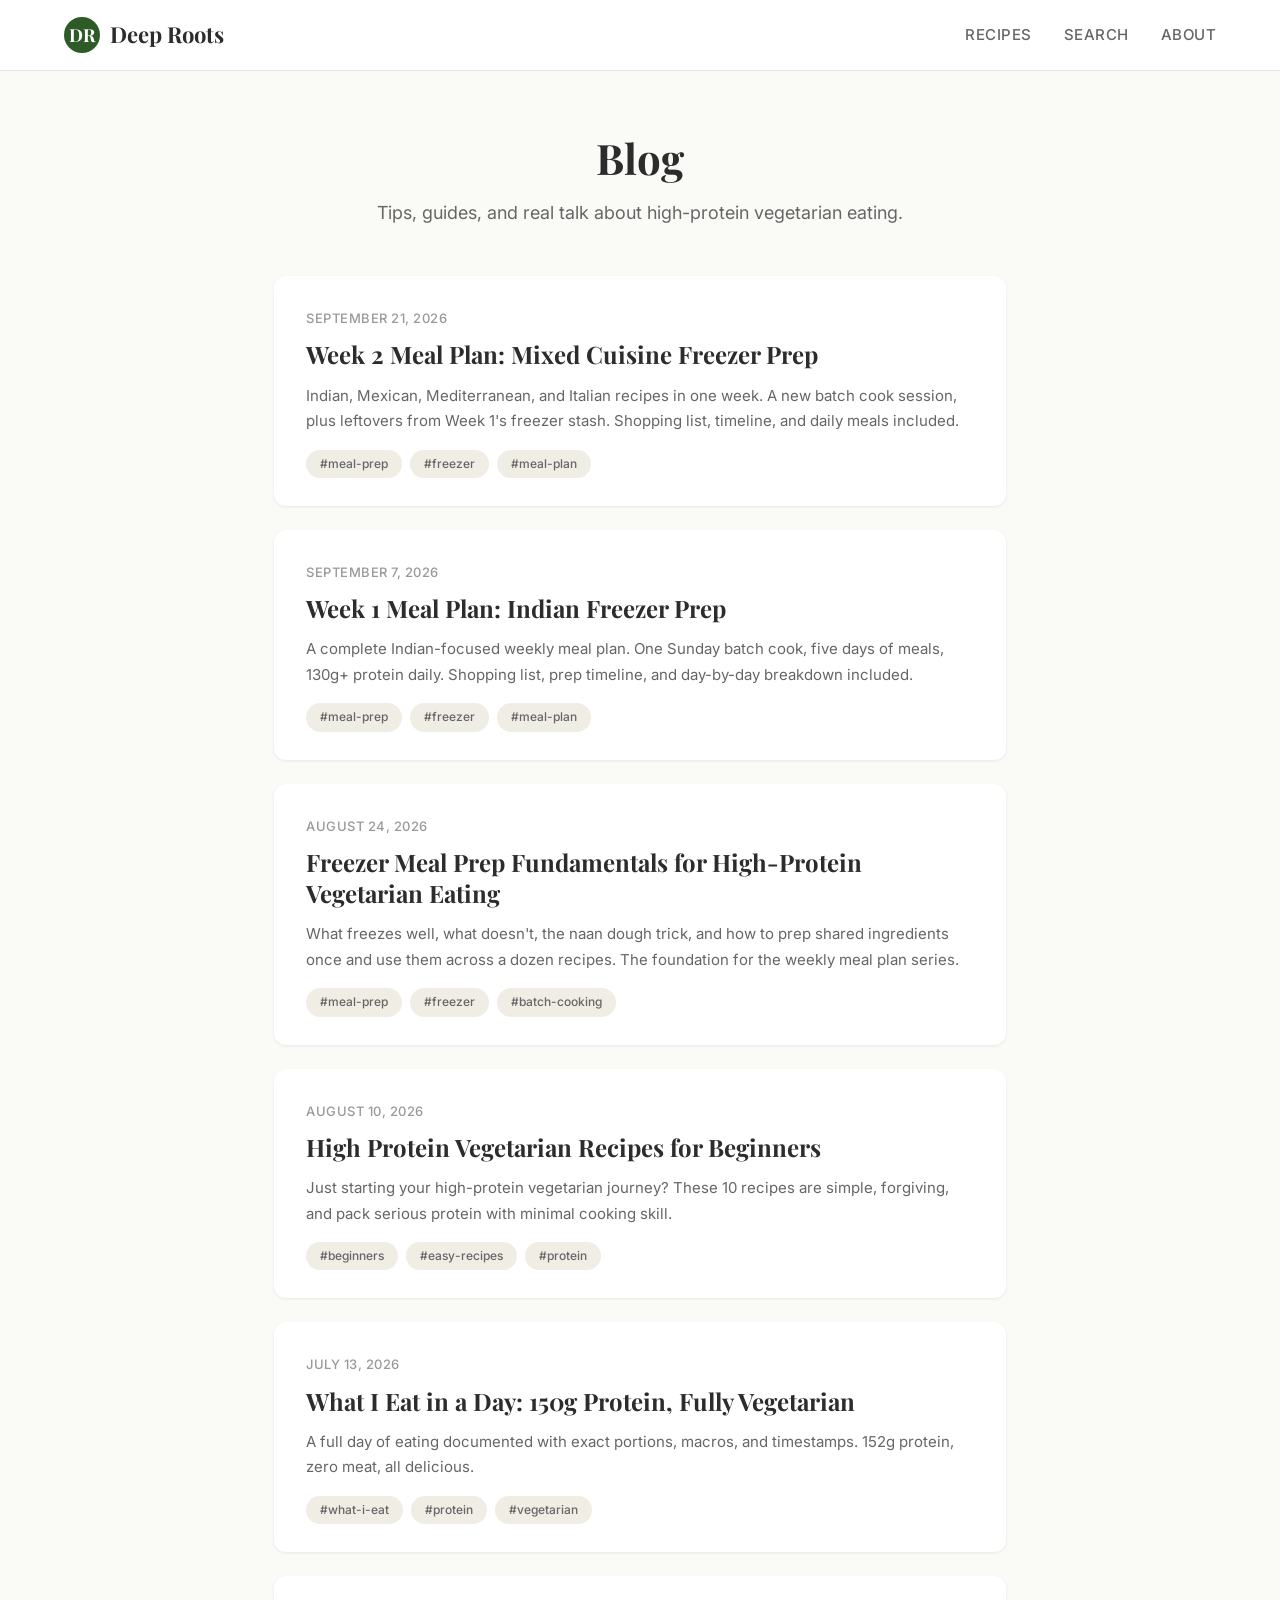
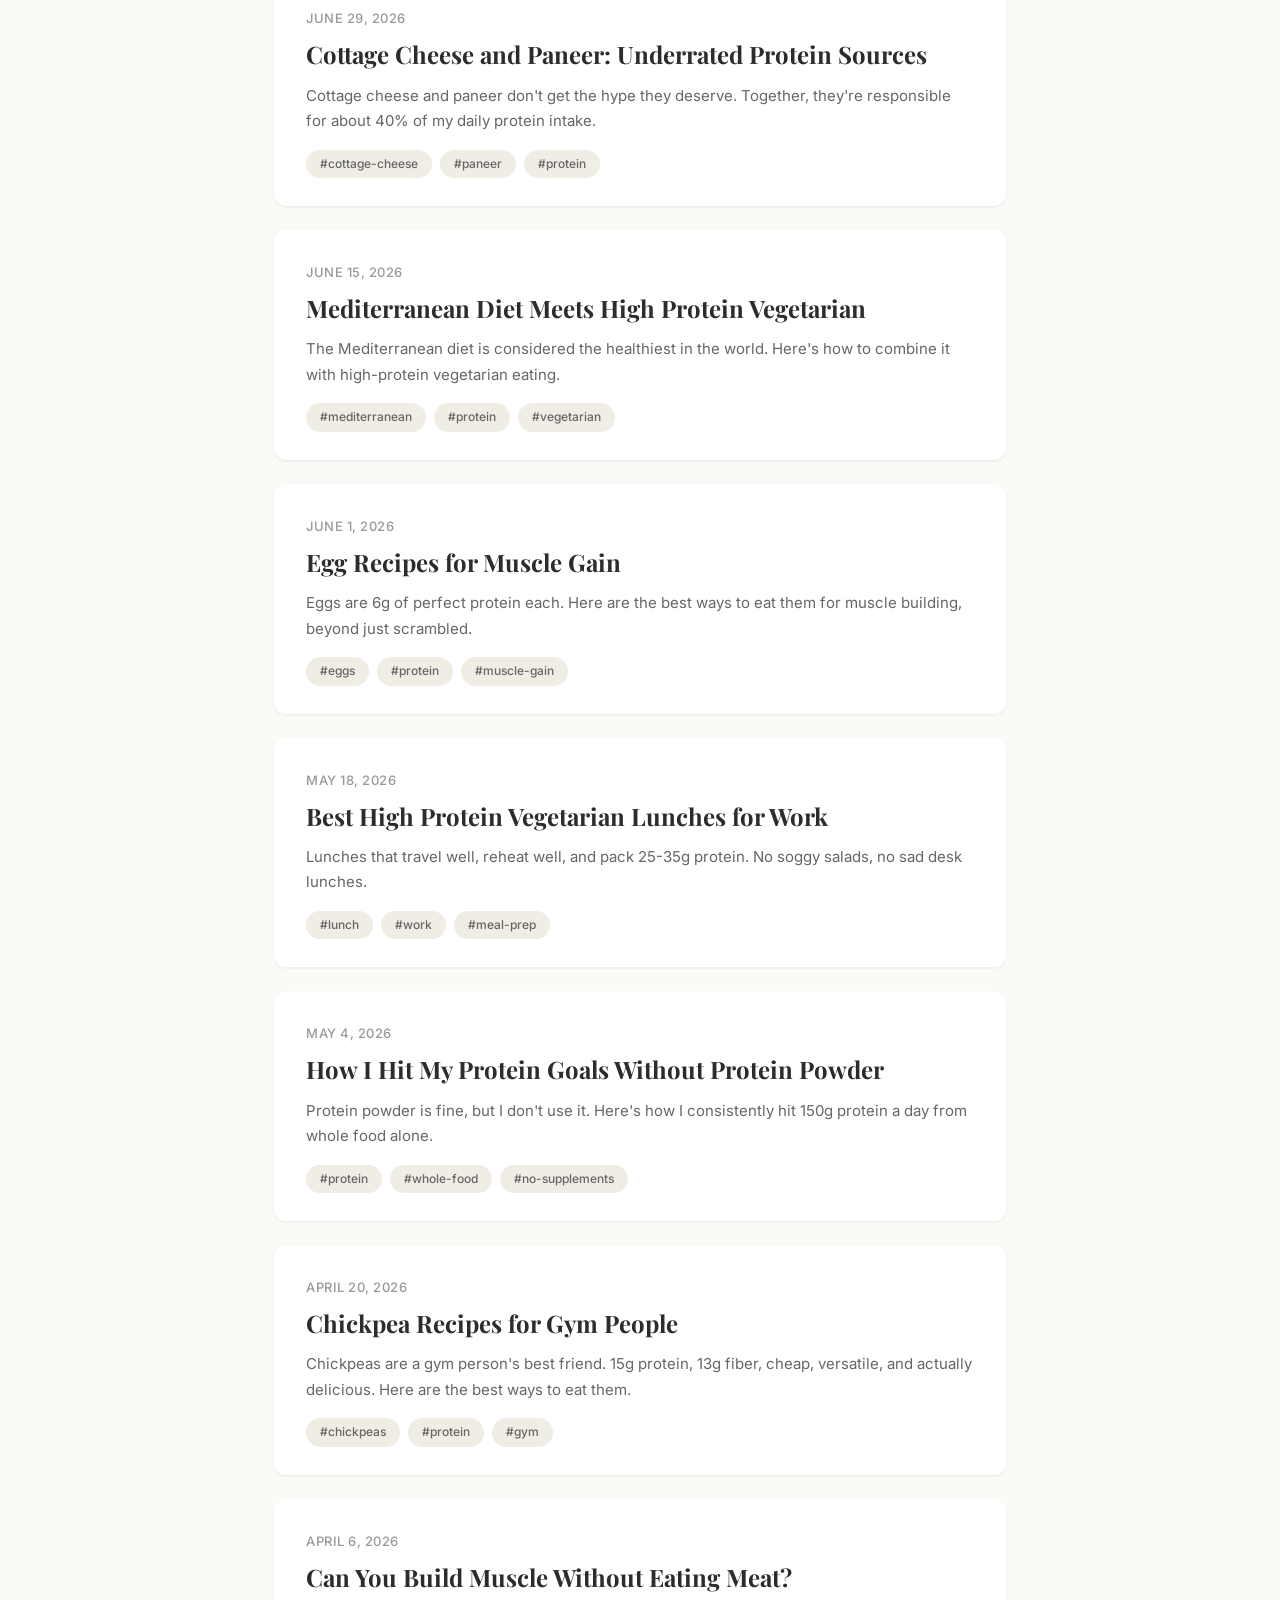
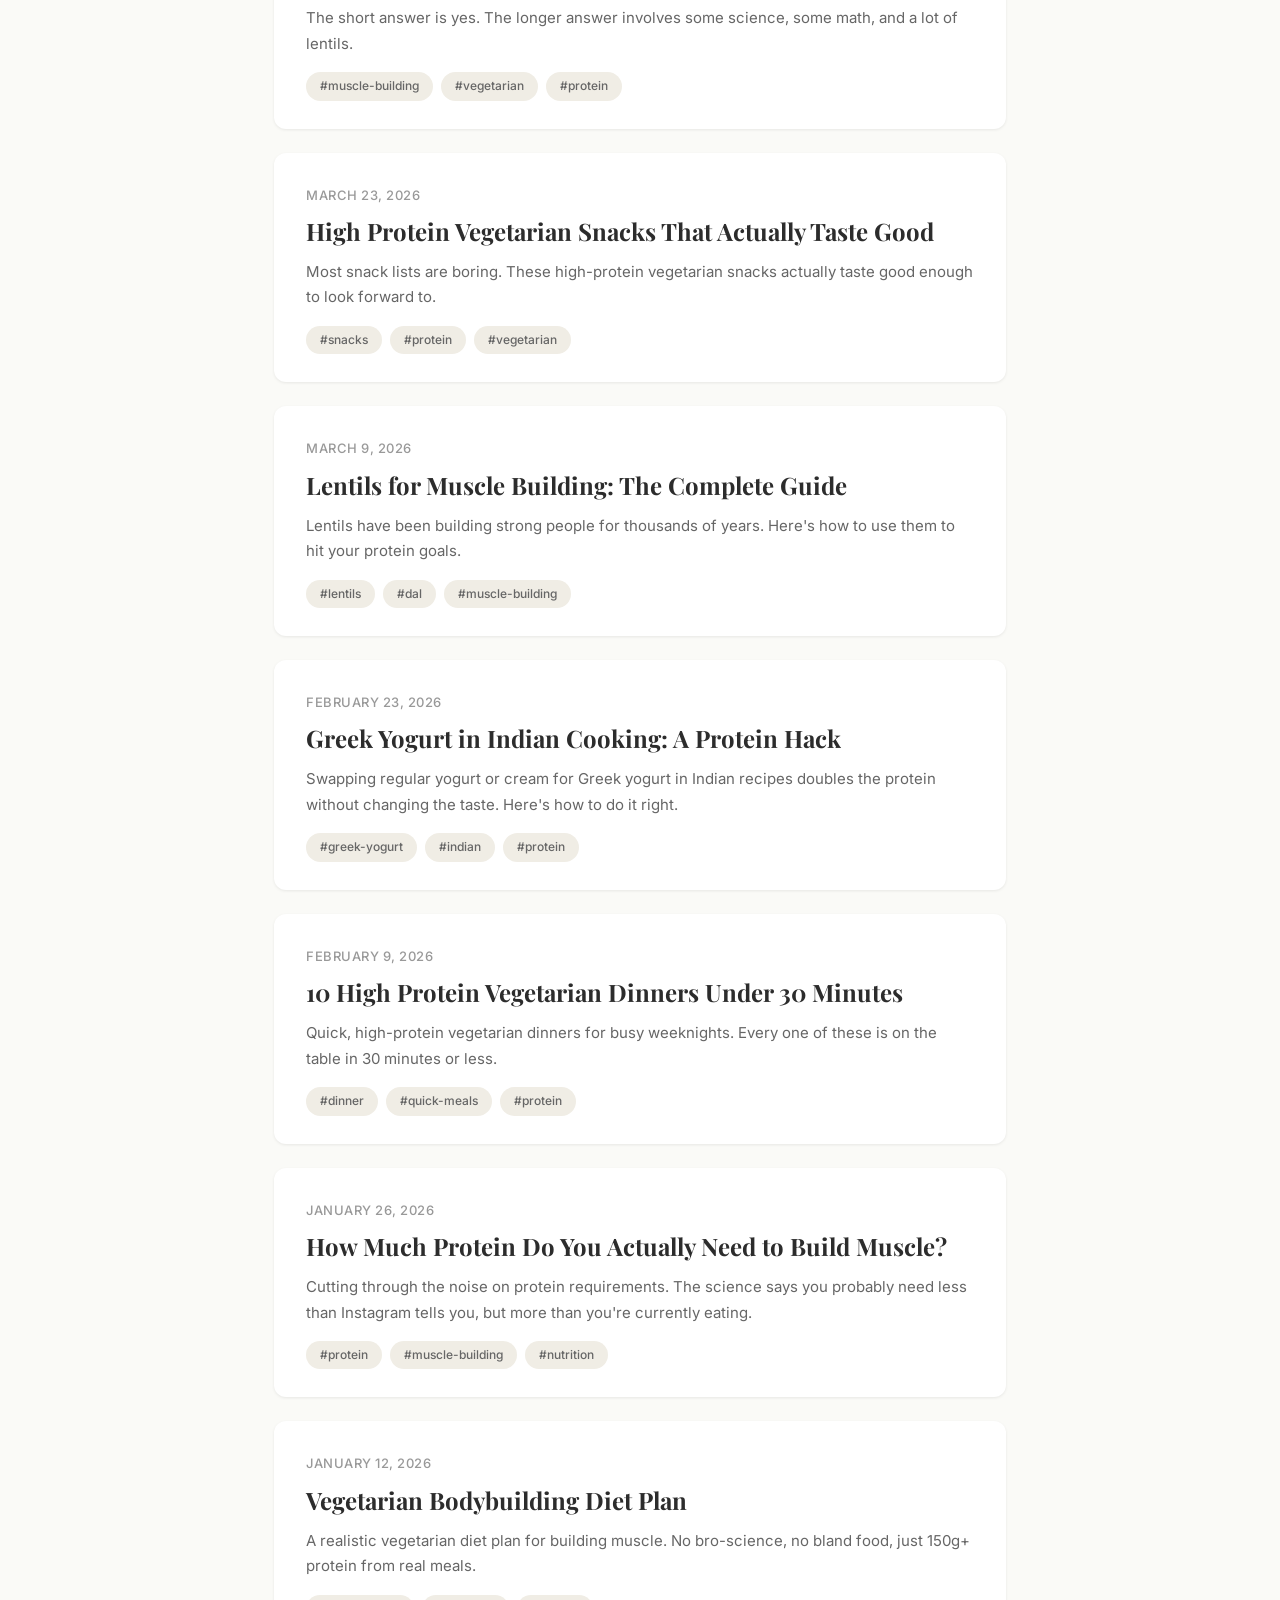
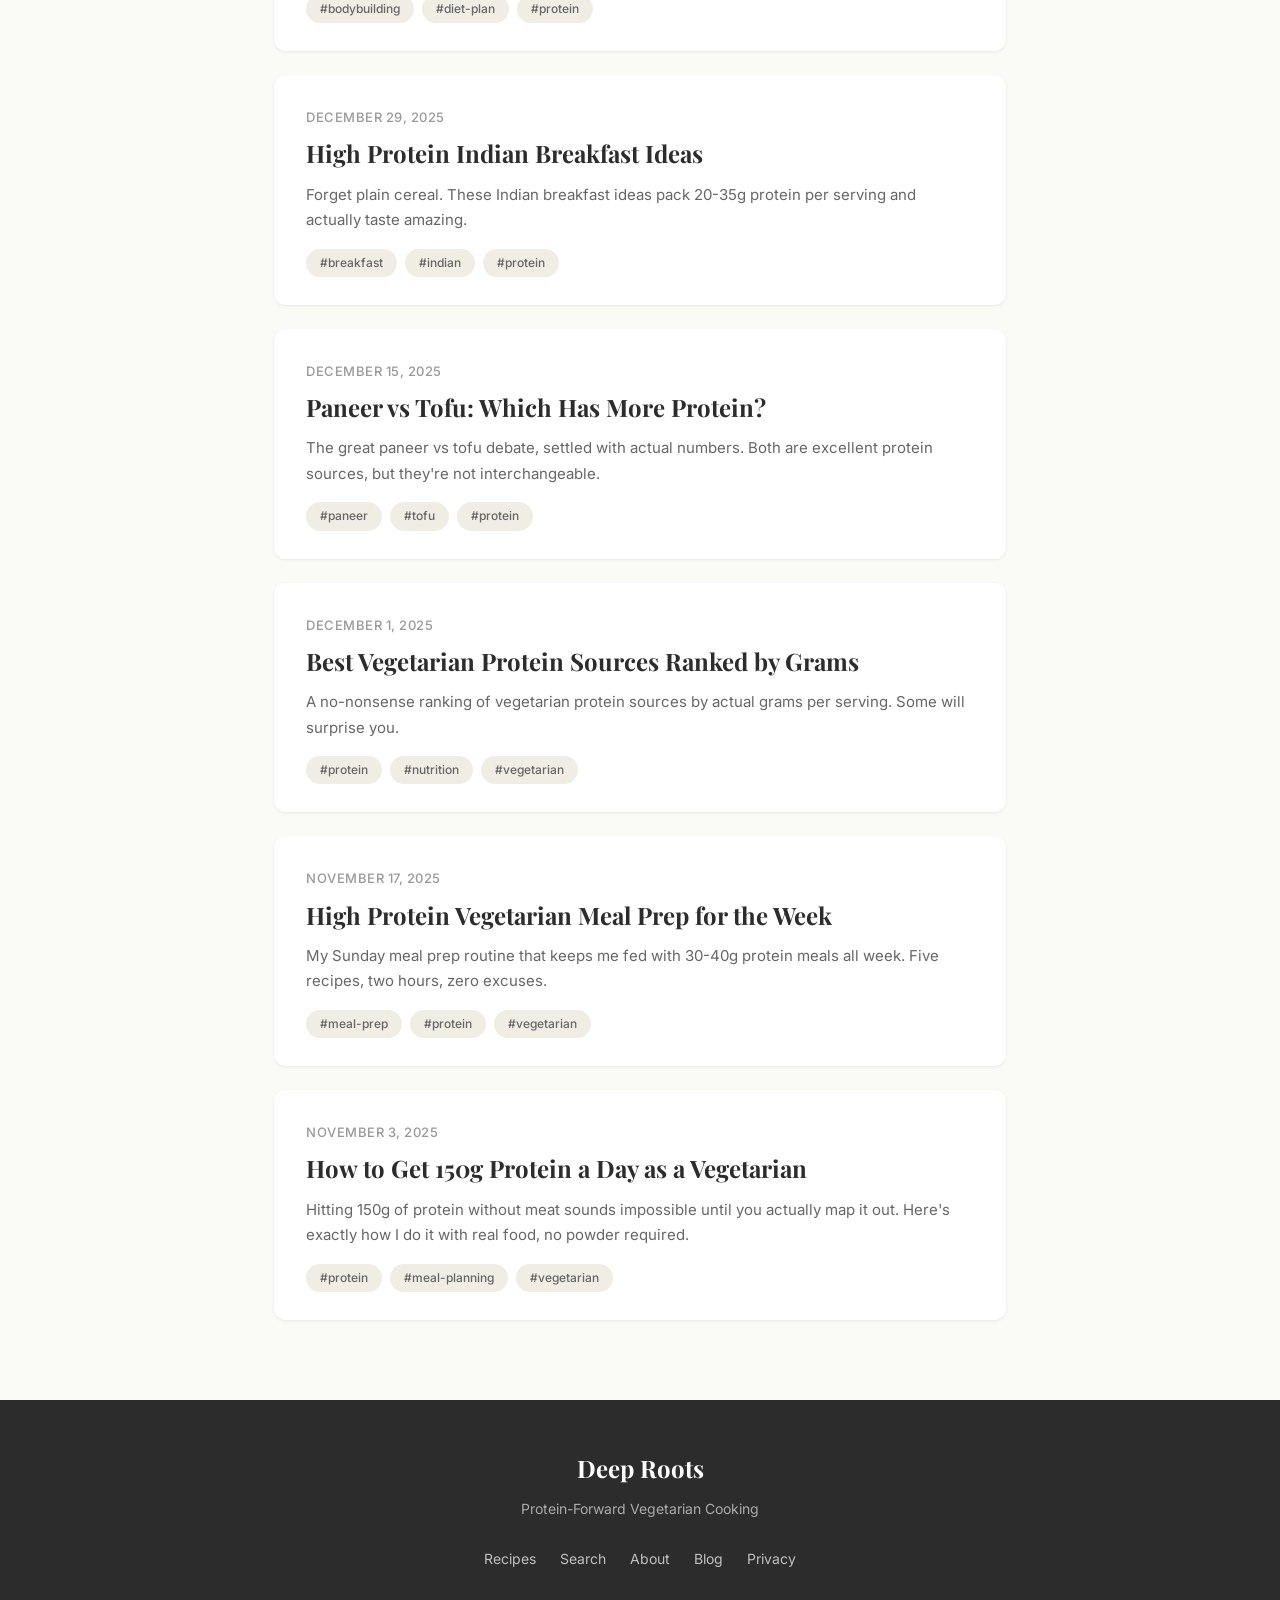
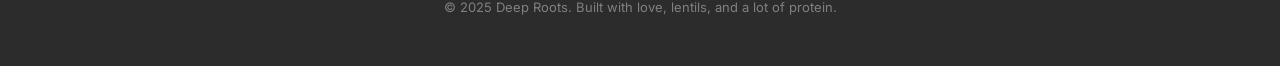
<file: blog.html>
<!DOCTYPE html>
<html lang="en">
<head>
  <meta charset="UTF-8">
  <meta name="viewport" content="width=device-width, initial-scale=1.0">
  <title>Blog | Deep Roots - High Protein Vegetarian Tips & Guides</title>
  <meta name="description" content="Tips, guides, and meal plans for high-protein vegetarian eating. Written by a vegetarian who lifts.">
  <link rel="canonical" href="https://deeprootscooking.com/blog.html">
  <meta property="og:type" content="website">
  <meta property="og:title" content="Blog | Deep Roots">
  <meta property="og:description" content="Tips, guides, and meal plans for high-protein vegetarian eating. Written by a vegetarian who lifts.">
  <meta property="og:url" content="https://deeprootscooking.com/blog.html">
  <meta property="og:site_name" content="Deep Roots">
  <meta name="twitter:card" content="summary">
  <meta name="twitter:title" content="Blog | Deep Roots">
  <meta name="twitter:description" content="Tips, guides, and meal plans for high-protein vegetarian eating. Written by a vegetarian who lifts.">
  <script async src="https://pagead2.googlesyndication.com/pagead/js/adsbygoogle.js?client=ca-pub-2711708712180550" crossorigin="anonymous"></script>
  <script async src="https://www.googletagmanager.com/gtag/js?id=G-VLXBNDGJ94"></script>
  <script>window.dataLayer=window.dataLayer||[];function gtag(){dataLayer.push(arguments);}gtag('js',new Date());gtag('config','G-VLXBNDGJ94');</script>
  <link rel="preconnect" href="https://fonts.googleapis.com">
  <link rel="preconnect" href="https://fonts.gstatic.com" crossorigin>
  <link href="https://fonts.googleapis.com/css2?family=Inter:wght@300;400;500;600;700&family=Playfair+Display:wght@400;600;700;800&display=swap" rel="stylesheet">
  <link rel="stylesheet" href="css/style.css">
</head>
<body>

  <!-- Navigation -->
  <nav class="nav">
    <div class="nav-inner">
      <a href="index.html" class="nav-logo">
        <div class="nav-logo-icon">DR</div>
        <span class="nav-logo-text">Deep Roots</span>
      </a>
      <button class="nav-toggle" aria-label="Toggle menu">
        <span></span><span></span><span></span>
      </button>
      <ul class="nav-links">
        <li><a href="index.html">Recipes</a></li>
        <li><a href="search.html">Search</a></li>
        <li><a href="about.html">About</a></li>
      </ul>
    </div>
  </nav>

  <!-- Blog Listing -->
  <div class="blog-page">
    <div class="section-header">
      <h1>Blog</h1>
      <p>Tips, guides, and real talk about high-protein vegetarian eating.</p>
    </div>

    <div class="blog-list" id="blog-list">
      <p style="text-align:center; padding: 40px 0; color: #999;">Loading posts...</p>
    </div>
  </div>

  <!-- Footer -->
  <footer class="footer">
    <div class="footer-inner">
      <div class="footer-logo">Deep Roots</div>
      <p class="footer-tagline">Protein-Forward Vegetarian Cooking</p>
      <ul class="footer-links">
        <li><a href="index.html">Recipes</a></li>
        <li><a href="search.html">Search</a></li>
        <li><a href="about.html">About</a></li>
        <li><a href="blog.html">Blog</a></li>
        <li><a href="privacy.html">Privacy</a></li>
      </ul>
      <p class="footer-copy">&copy; 2025 Deep Roots. Built with love, lentils, and a lot of protein.</p>
    </div>
  </footer>

  <script src="js/blog-posts.js"></script>
  <script>
    // Render blog listing
    document.addEventListener('DOMContentLoaded', function() {
      // Mobile nav toggle
      var toggle = document.querySelector('.nav-toggle');
      var links = document.querySelector('.nav-links');
      if (toggle && links) {
        toggle.addEventListener('click', function() {
          links.classList.toggle('open');
        });
      }

      var container = document.getElementById('blog-list');
      if (!container || typeof blogPosts === 'undefined') return;

      // Sort posts by date descending
      var sorted = blogPosts.slice().sort(function(a, b) {
        return new Date(b.date) - new Date(a.date);
      });

      container.innerHTML = sorted.map(function(post) {
        var d = new Date(post.date + 'T00:00:00');
        var dateStr = d.toLocaleDateString('en-US', { year: 'numeric', month: 'long', day: 'numeric' });
        return '<a href="blog-post.html?p=' + post.slug + '" class="blog-card">' +
          '<div class="blog-card-body">' +
            '<span class="blog-card-date">' + dateStr + '</span>' +
            '<h2 class="blog-card-title">' + post.title + '</h2>' +
            '<p class="blog-card-excerpt">' + post.excerpt + '</p>' +
            '<div class="blog-card-tags">' +
              post.tags.slice(0, 3).map(function(tag) {
                return '<span class="recipe-tag">#' + tag + '</span>';
              }).join('') +
            '</div>' +
          '</div>' +
        '</a>';
      }).join('');
    });
  </script>
</body>
</html>
</file>
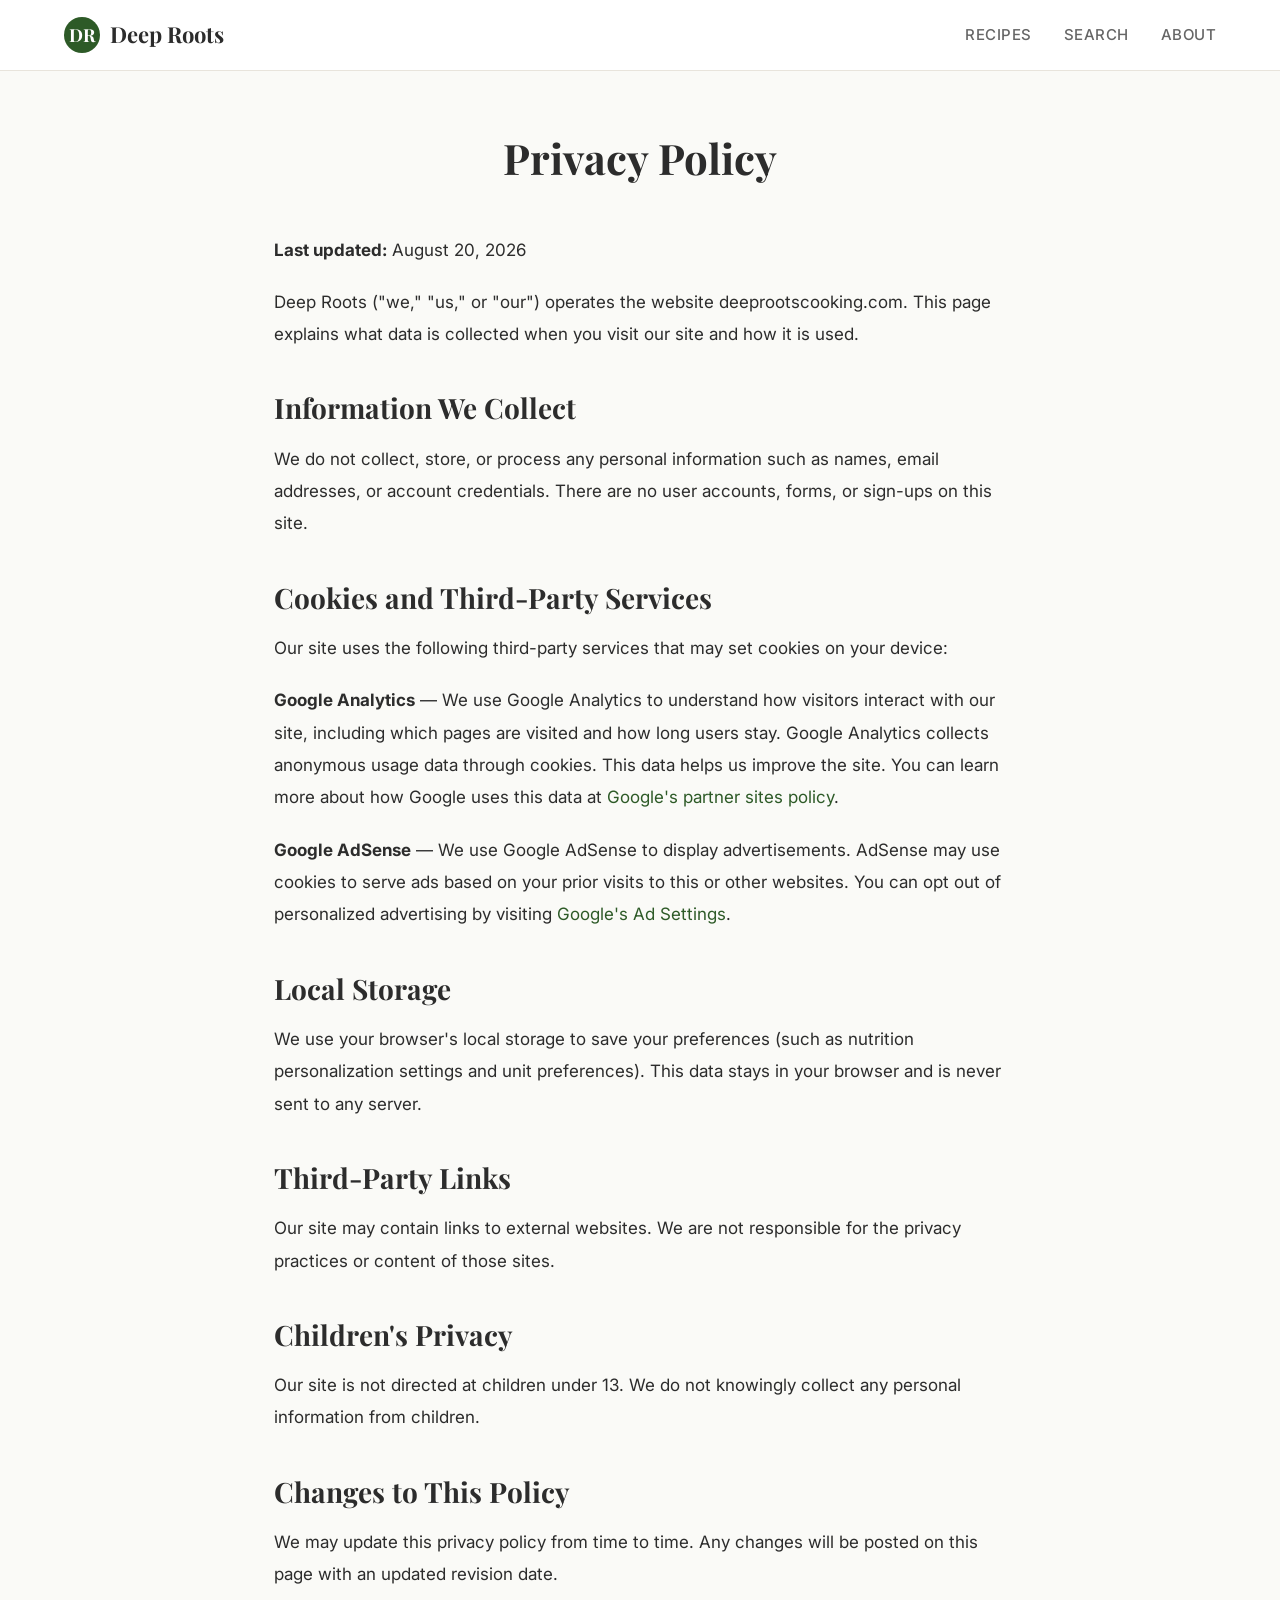
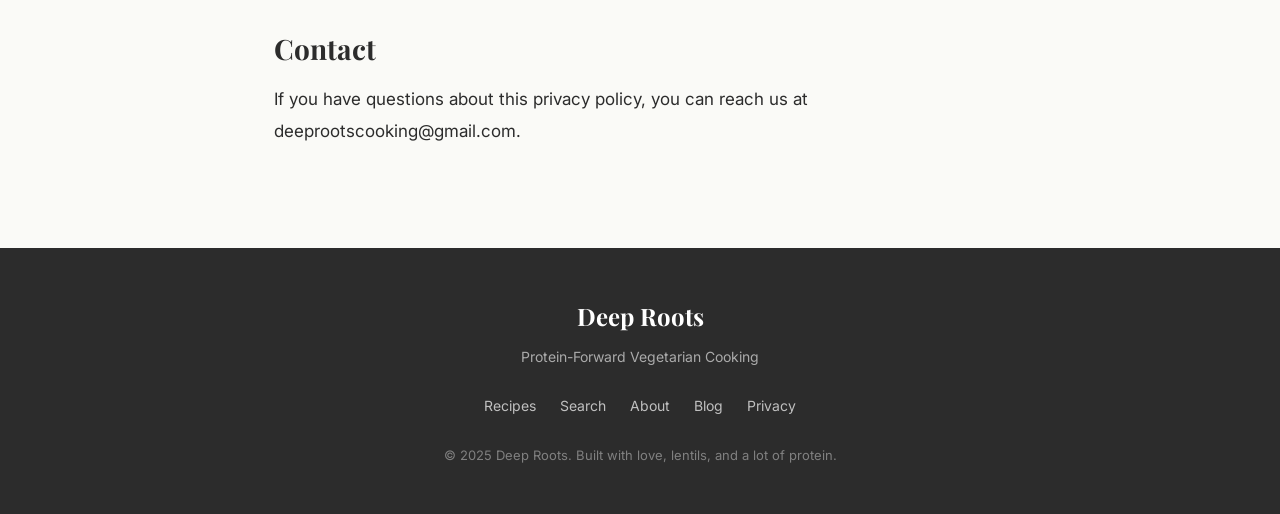
<file: privacy.html>
<!DOCTYPE html>
<html lang="en">
<head>
  <meta charset="UTF-8">
  <meta name="viewport" content="width=device-width, initial-scale=1.0">
  <link rel="icon" type="image/svg+xml" href="favicon.svg">
  <title>Privacy Policy | Deep Roots</title>
  <meta name="description" content="Privacy policy for Deep Roots. Learn how we handle data, cookies, and your privacy.">
  <meta name="keywords" content="privacy policy, data collection, cookies, Deep Roots privacy">
  <link rel="canonical" href="https://deeprootscooking.com/privacy.html">
  <meta property="og:type" content="website">
  <meta property="og:title" content="Privacy Policy | Deep Roots">
  <meta property="og:description" content="Privacy policy for Deep Roots. Learn how we handle data, cookies, and your privacy.">
  <meta property="og:url" content="https://deeprootscooking.com/privacy.html">
  <meta property="og:site_name" content="Deep Roots">
  <meta name="twitter:card" content="summary">
  <meta name="twitter:title" content="Privacy Policy | Deep Roots">
  <meta name="twitter:description" content="Privacy policy for Deep Roots. Learn how we handle data, cookies, and your privacy.">
  <script async src="https://pagead2.googlesyndication.com/pagead/js/adsbygoogle.js?client=ca-pub-2711708712180550" crossorigin="anonymous"></script>
  <script async src="https://www.googletagmanager.com/gtag/js?id=G-VLXBNDGJ94"></script>
  <script>window.dataLayer=window.dataLayer||[];function gtag(){dataLayer.push(arguments);}gtag('js',new Date());gtag('config','G-VLXBNDGJ94');</script>
  <link rel="preconnect" href="https://fonts.googleapis.com">
  <link rel="preconnect" href="https://fonts.gstatic.com" crossorigin>
  <link href="https://fonts.googleapis.com/css2?family=Inter:wght@300;400;500;600;700&family=Playfair+Display:wght@400;600;700;800&display=swap" rel="stylesheet">
  <link rel="stylesheet" href="css/style.css">
</head>
<body>

  <!-- Navigation -->
  <nav class="nav">
    <div class="nav-inner">
      <a href="index.html" class="nav-logo">
        <div class="nav-logo-icon">DR</div>
        <span class="nav-logo-text">Deep Roots</span>
      </a>
      <button class="nav-toggle" aria-label="Toggle menu">
        <span></span><span></span><span></span>
      </button>
      <ul class="nav-links">
        <li><a href="index.html">Recipes</a></li>
        <li><a href="search.html">Search</a></li>
        <li><a href="about.html">About</a></li>
      </ul>
    </div>
  </nav>

  <!-- Privacy Policy Content -->
  <div class="about-page">
    <div class="about-header">
      <h1>Privacy Policy</h1>
    </div>

    <div class="about-content">
      <p><strong>Last updated:</strong> August 20, 2026</p>

      <p>
        Deep Roots ("we," "us," or "our") operates the website deeprootscooking.com. This page explains what data is collected when you visit our site and how it is used.
      </p>

      <h2>Information We Collect</h2>

      <p>
        We do not collect, store, or process any personal information such as names, email addresses, or account credentials. There are no user accounts, forms, or sign-ups on this site.
      </p>

      <h2>Cookies and Third-Party Services</h2>

      <p>
        Our site uses the following third-party services that may set cookies on your device:
      </p>

      <p>
        <strong>Google Analytics</strong> &mdash; We use Google Analytics to understand how visitors interact with our site, including which pages are visited and how long users stay. Google Analytics collects anonymous usage data through cookies. This data helps us improve the site. You can learn more about how Google uses this data at <a href="https://policies.google.com/technologies/partner-sites" target="_blank" rel="noopener">Google's partner sites policy</a>.
      </p>

      <p>
        <strong>Google AdSense</strong> &mdash; We use Google AdSense to display advertisements. AdSense may use cookies to serve ads based on your prior visits to this or other websites. You can opt out of personalized advertising by visiting <a href="https://www.google.com/settings/ads" target="_blank" rel="noopener">Google's Ad Settings</a>.
      </p>

      <h2>Local Storage</h2>

      <p>
        We use your browser's local storage to save your preferences (such as nutrition personalization settings and unit preferences). This data stays in your browser and is never sent to any server.
      </p>

      <h2>Third-Party Links</h2>

      <p>
        Our site may contain links to external websites. We are not responsible for the privacy practices or content of those sites.
      </p>

      <h2>Children's Privacy</h2>

      <p>
        Our site is not directed at children under 13. We do not knowingly collect any personal information from children.
      </p>

      <h2>Changes to This Policy</h2>

      <p>
        We may update this privacy policy from time to time. Any changes will be posted on this page with an updated revision date.
      </p>

      <h2>Contact</h2>

      <p>
        If you have questions about this privacy policy, you can reach us at deeprootscooking@gmail.com.
      </p>
    </div>
  </div>

  <!-- Footer -->
  <footer class="footer">
    <div class="footer-inner">
      <div class="footer-logo">Deep Roots</div>
      <p class="footer-tagline">Protein-Forward Vegetarian Cooking</p>
      <ul class="footer-links">
        <li><a href="index.html">Recipes</a></li>
        <li><a href="search.html">Search</a></li>
        <li><a href="about.html">About</a></li>
        <li><a href="blog.html">Blog</a></li>
        <li><a href="privacy.html">Privacy</a></li>
      </ul>
      <p class="footer-copy">&copy; 2025 Deep Roots. Built with love, lentils, and a lot of protein.</p>
    </div>
  </footer>

  <script src="js/app.js"></script>
</body>
</html>
</file>
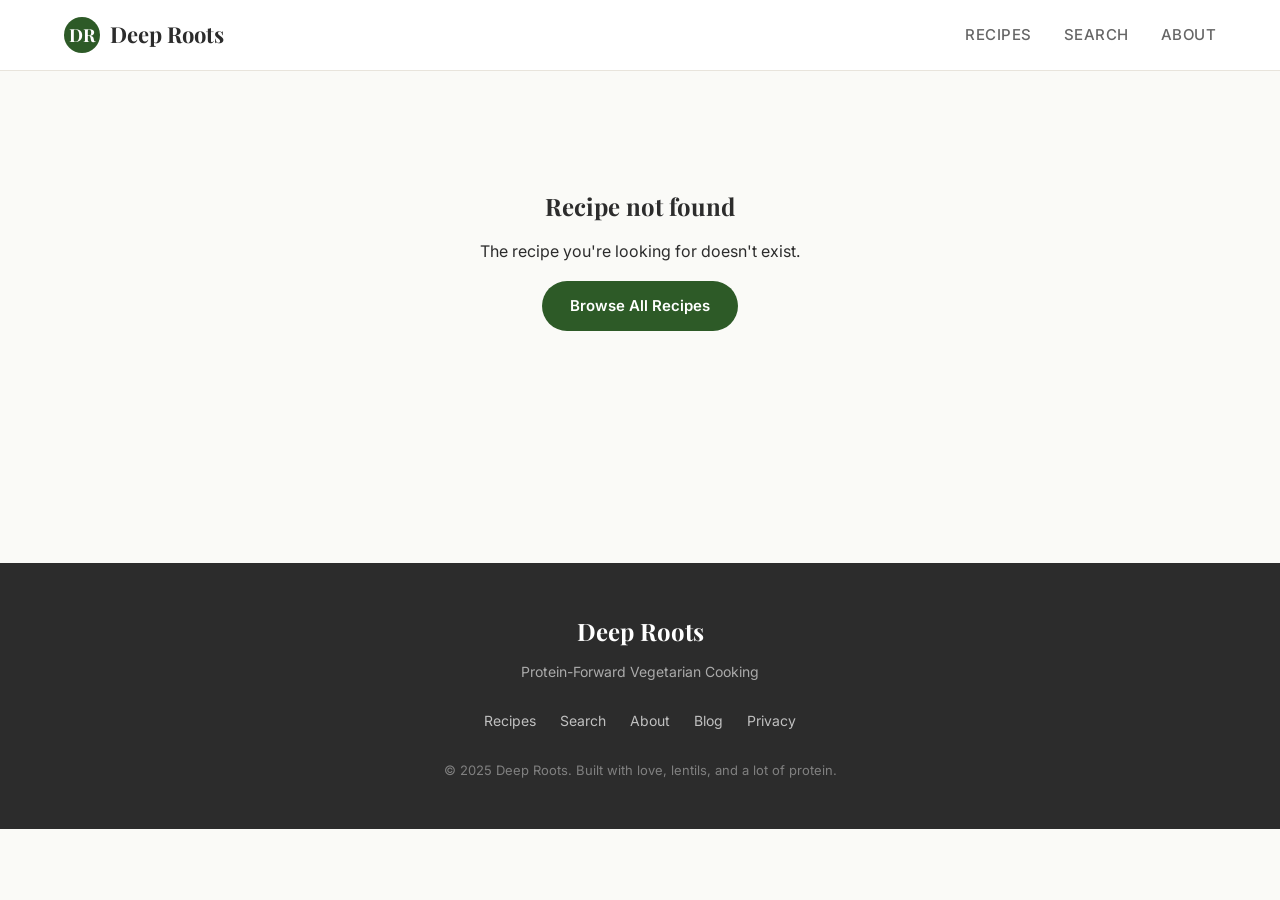
<file: recipe.html>
<!DOCTYPE html>
<html lang="en">
<head>
  <meta charset="UTF-8">
  <meta name="viewport" content="width=device-width, initial-scale=1.0">
  <link rel="icon" type="image/svg+xml" href="favicon.svg">
  <title>Recipe | Deep Roots</title>
  <meta name="description" content="High-protein vegetarian recipe from Deep Roots.">
  <meta name="keywords" content="high protein vegetarian recipe, protein rich vegetarian meal, vegetarian fitness recipe, meatless high protein, vegetarian muscle building, Indian vegetarian recipe, high protein Indian food, paneer recipe protein, dal recipe protein">
  <meta property="og:type" content="article">
  <meta property="og:site_name" content="Deep Roots">
  <meta name="twitter:card" content="summary_large_image">
  <!-- Dynamic OG/canonical/JSON-LD tags are injected by app.js based on the recipe -->
  <script async src="https://pagead2.googlesyndication.com/pagead/js/adsbygoogle.js?client=ca-pub-2711708712180550" crossorigin="anonymous"></script>
  <script async src="https://www.googletagmanager.com/gtag/js?id=G-VLXBNDGJ94"></script>
  <script>window.dataLayer=window.dataLayer||[];function gtag(){dataLayer.push(arguments);}gtag('js',new Date());gtag('config','G-VLXBNDGJ94');</script>
  <link rel="preconnect" href="https://fonts.googleapis.com">
  <link rel="preconnect" href="https://fonts.gstatic.com" crossorigin>
  <link href="https://fonts.googleapis.com/css2?family=Inter:wght@300;400;500;600;700&family=Playfair+Display:wght@400;600;700;800&display=swap" rel="stylesheet">
  <link rel="stylesheet" href="css/style.css">
</head>
<body>

  <!-- Navigation -->
  <nav class="nav">
    <div class="nav-inner">
      <a href="index.html" class="nav-logo">
        <div class="nav-logo-icon">DR</div>
        <span class="nav-logo-text">Deep Roots</span>
      </a>
      <button class="nav-toggle" aria-label="Toggle menu">
        <span></span><span></span><span></span>
      </button>
      <ul class="nav-links">
        <li><a href="index.html">Recipes</a></li>
        <li><a href="search.html">Search</a></li>
        <li><a href="about.html">About</a></li>
      </ul>
    </div>
  </nav>

  <!-- Recipe Content (dynamically rendered) -->
  <div class="recipe-page" id="recipe-container">
    <p style="text-align:center; padding: 80px 0; color: #999;">Loading recipe...</p>
  </div>

  <!-- Ad Unit: Below Recipe Content -->
  <div class="ad-container">
    <ins class="adsbygoogle"
      style="display:block"
      data-ad-client="ca-pub-2711708712180550"
      data-ad-slot="XXXXXXXXXX"
      data-ad-format="auto"
      data-full-width-responsive="true"></ins>
    <script>(adsbygoogle = window.adsbygoogle || []).push({});</script>
  </div>

  <!-- Footer -->
  <footer class="footer">
    <div class="footer-inner">
      <div class="footer-logo">Deep Roots</div>
      <p class="footer-tagline">Protein-Forward Vegetarian Cooking</p>
      <ul class="footer-links">
        <li><a href="index.html">Recipes</a></li>
        <li><a href="search.html">Search</a></li>
        <li><a href="about.html">About</a></li>
        <li><a href="blog.html">Blog</a></li>
        <li><a href="privacy.html">Privacy</a></li>
      </ul>
      <p class="footer-copy">&copy; 2025 Deep Roots. Built with love, lentils, and a lot of protein.</p>
    </div>
  </footer>

  <script src="js/recipes.js"></script>
  <script src="js/blog-posts.js"></script>
  <script src="js/app.js"></script>
</body>
</html>
</file>
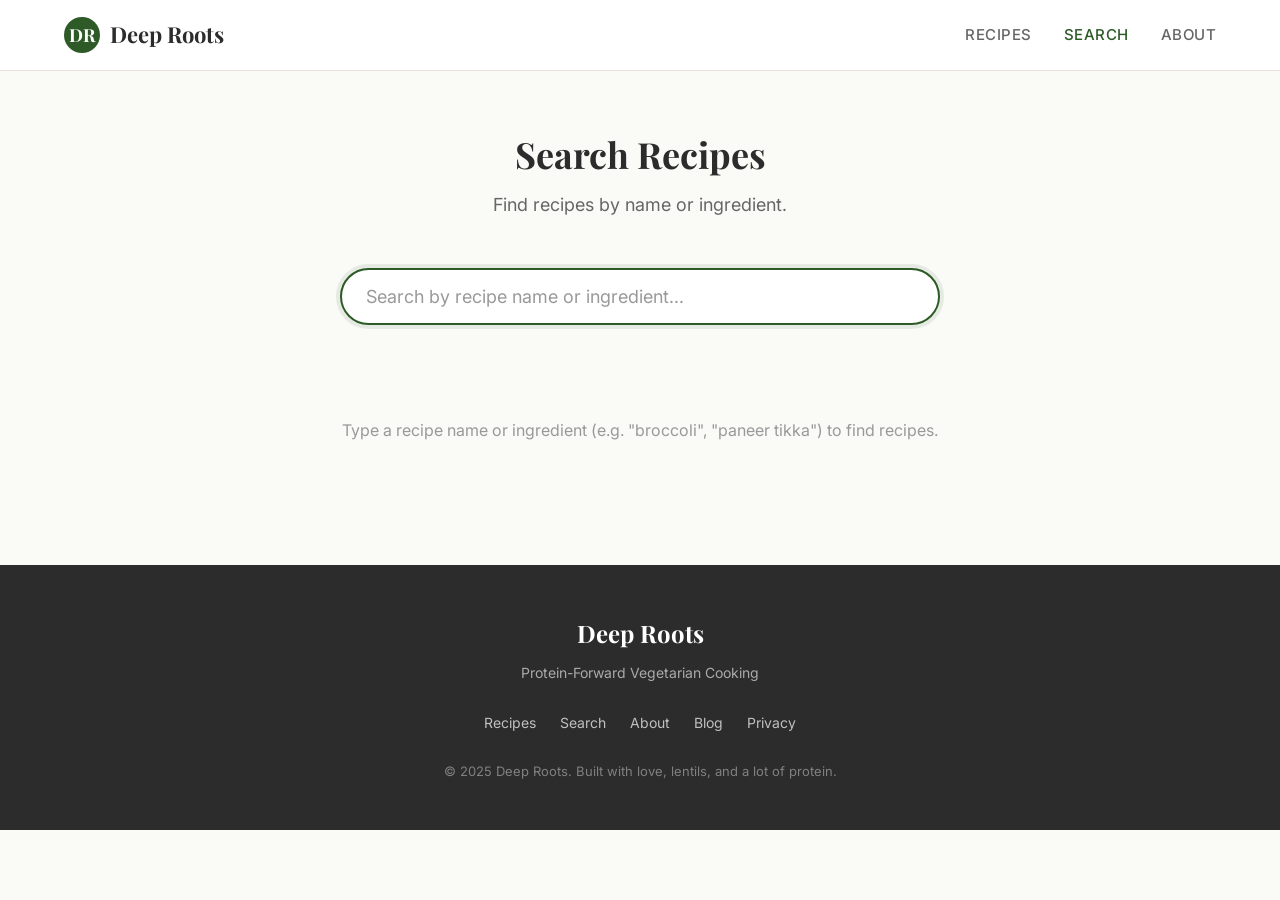
<file: search.html>
<!DOCTYPE html>
<html lang="en">
<head>
  <meta charset="UTF-8">
  <meta name="viewport" content="width=device-width, initial-scale=1.0">
  <link rel="icon" type="image/svg+xml" href="favicon.svg">
  <title>Search Recipes | Deep Roots</title>
  <meta name="description" content="Search high-protein vegetarian recipes by title or ingredient.">
  <meta name="keywords" content="search vegetarian recipes, find high protein recipes, vegetarian recipe search, protein rich meal finder">
  <link rel="canonical" href="https://deeprootscooking.com/search.html">
  <meta property="og:type" content="website">
  <meta property="og:title" content="Search Recipes | Deep Roots">
  <meta property="og:description" content="Search high-protein vegetarian recipes by title or ingredient.">
  <meta property="og:url" content="https://deeprootscooking.com/search.html">
  <meta property="og:site_name" content="Deep Roots">
  <meta name="twitter:card" content="summary">
  <meta name="twitter:title" content="Search Recipes | Deep Roots">
  <meta name="twitter:description" content="Search high-protein vegetarian recipes by title or ingredient.">
  <script async src="https://pagead2.googlesyndication.com/pagead/js/adsbygoogle.js?client=ca-pub-2711708712180550" crossorigin="anonymous"></script>
  <script async src="https://www.googletagmanager.com/gtag/js?id=G-VLXBNDGJ94"></script>
  <script>window.dataLayer=window.dataLayer||[];function gtag(){dataLayer.push(arguments);}gtag('js',new Date());gtag('config','G-VLXBNDGJ94');</script>
  <link rel="preconnect" href="https://fonts.googleapis.com">
  <link rel="preconnect" href="https://fonts.gstatic.com" crossorigin>
  <link href="https://fonts.googleapis.com/css2?family=Inter:wght@300;400;500;600;700&family=Playfair+Display:wght@400;600;700;800&display=swap" rel="stylesheet">
  <link rel="stylesheet" href="css/style.css">
</head>
<body>

  <!-- Navigation -->
  <nav class="nav">
    <div class="nav-inner">
      <a href="index.html" class="nav-logo">
        <div class="nav-logo-icon">DR</div>
        <span class="nav-logo-text">Deep Roots</span>
      </a>
      <button class="nav-toggle" aria-label="Toggle menu">
        <span></span><span></span><span></span>
      </button>
      <ul class="nav-links">
        <li><a href="index.html">Recipes</a></li>
        <li><a href="search.html" class="active">Search</a></li>
        <li><a href="about.html">About</a></li>
      </ul>
    </div>
  </nav>

  <!-- Search Content -->
  <div class="search-page">
    <div class="section-header">
      <h2>Search Recipes</h2>
      <p>Find recipes by name or ingredient.</p>
    </div>

    <div class="search-input-wrap">
      <input type="text" id="search-input" class="search-input" placeholder="Search by recipe name or ingredient..." autofocus>
    </div>

    <div class="search-meta" id="search-meta"></div>

    <p class="search-empty" id="search-empty">Type a recipe name or ingredient (e.g. "broccoli", "paneer tikka") to find recipes.</p>

    <div class="recipes-grid" id="search-results"></div>
  </div>

  <!-- Footer -->
  <footer class="footer">
    <div class="footer-inner">
      <div class="footer-logo">Deep Roots</div>
      <p class="footer-tagline">Protein-Forward Vegetarian Cooking</p>
      <ul class="footer-links">
        <li><a href="index.html">Recipes</a></li>
        <li><a href="search.html">Search</a></li>
        <li><a href="about.html">About</a></li>
        <li><a href="blog.html">Blog</a></li>
        <li><a href="privacy.html">Privacy</a></li>
      </ul>
      <p class="footer-copy">&copy; 2025 Deep Roots. Built with love, lentils, and a lot of protein.</p>
    </div>
  </footer>

  <script src="js/recipes.js"></script>
  <script src="js/app.js"></script>
</body>
</html>
</file>
<file: css/style.css>
/* ============ RESET & BASE ============ */
*, *::before, *::after {
  box-sizing: border-box;
  margin: 0;
  padding: 0;
}

:root {
  --color-primary: #2D5A27;
  --color-primary-dark: #1E3D1A;
  --color-primary-light: #4A8B3F;
  --color-accent: #D4A853;
  --color-accent-dark: #B8923E;
  --color-bg: #FAFAF7;
  --color-card: #FFFFFF;
  --color-text: #2C2C2C;
  --color-text-light: #666666;
  --color-text-lighter: #999999;
  --color-border: #E8E4DC;
  --color-border-light: #F0EDE5;
  --color-dinner: #2D5A27;
  --color-breakfast: #D4A853;
  --color-lunch: #C17817;
  --color-snack: #7C5CBF;
  --color-side: #5B8C5A;
  --font-heading: 'Playfair Display', Georgia, serif;
  --font-body: 'Inter', -apple-system, BlinkMacSystemFont, sans-serif;
  --max-width: 1200px;
  --max-width-content: 780px;
  --shadow-sm: 0 1px 3px rgba(0,0,0,0.08);
  --shadow-md: 0 4px 12px rgba(0,0,0,0.1);
  --shadow-lg: 0 8px 30px rgba(0,0,0,0.12);
  --radius: 8px;
  --radius-lg: 12px;
}

html {
  scroll-behavior: smooth;
}

body {
  font-family: var(--font-body);
  background-color: var(--color-bg);
  color: var(--color-text);
  line-height: 1.7;
  font-size: 16px;
  -webkit-font-smoothing: antialiased;
}

img {
  max-width: 100%;
  height: auto;
}

a {
  color: var(--color-primary);
  text-decoration: none;
  transition: color 0.2s;
}

a:hover {
  color: var(--color-primary-light);
}

h1, h2, h3, h4, h5 {
  font-family: var(--font-heading);
  font-weight: 700;
  line-height: 1.3;
  color: var(--color-text);
}

/* ============ NAVIGATION ============ */
.nav {
  background: var(--color-card);
  border-bottom: 1px solid var(--color-border);
  position: sticky;
  top: 0;
  z-index: 100;
}

.nav-inner {
  max-width: var(--max-width);
  margin: 0 auto;
  padding: 0 24px;
  display: flex;
  align-items: center;
  justify-content: space-between;
  height: 70px;
}

.nav-logo {
  display: flex;
  align-items: center;
  gap: 10px;
  text-decoration: none;
}

.nav-logo-icon {
  width: 36px;
  height: 36px;
  background: var(--color-primary);
  border-radius: 50%;
  display: flex;
  align-items: center;
  justify-content: center;
  color: white;
  font-size: 18px;
  font-weight: 700;
  font-family: var(--font-heading);
}

.nav-logo-text {
  font-family: var(--font-heading);
  font-size: 22px;
  font-weight: 700;
  color: var(--color-text);
}

.nav-links {
  display: flex;
  align-items: center;
  gap: 32px;
  list-style: none;
}

.nav-links a {
  font-size: 15px;
  font-weight: 500;
  color: var(--color-text-light);
  text-transform: uppercase;
  letter-spacing: 0.5px;
  transition: color 0.2s;
}

.nav-links a:hover,
.nav-links a.active {
  color: var(--color-primary);
}

.nav-toggle {
  display: none;
  background: none;
  border: none;
  cursor: pointer;
  padding: 8px;
}

.nav-toggle span {
  display: block;
  width: 24px;
  height: 2px;
  background: var(--color-text);
  margin: 5px 0;
  transition: all 0.3s;
}

/* ============ HERO ============ */
.hero {
  background:
    linear-gradient(135deg, var(--color-primary-dark) 0%, var(--color-primary) 50%, var(--color-primary-light) 100%);
  color: white;
  padding: 80px 24px;
  text-align: center;
  position: relative;
  overflow: hidden;
}

.hero::before {
  content: '';
  position: absolute;
  inset: 0;
  background-image: url("data:image/svg+xml,%3Csvg width='800' height='400' viewBox='0 0 800 400' xmlns='http://www.w3.org/2000/svg'%3E%3Cdefs%3E%3Cstyle%3E.v%7Bfill:none;stroke-linecap:round%7D%3C/style%3E%3C/defs%3E%3C!-- central midrib --%3E%3Cpath d='M-20 200 Q200 190 400 200 Q600 210 820 200' stroke='rgba(255,255,255,0.18)' stroke-width='5' fill='none'/%3E%3C!-- upper veins --%3E%3Cpath d='M80 200 Q110 140 200 80' class='v' stroke='rgba(255,255,255,0.12)' stroke-width='2.5'/%3E%3Cpath d='M180 196 Q220 120 320 50' class='v' stroke='rgba(255,255,255,0.12)' stroke-width='2.5'/%3E%3Cpath d='M280 194 Q330 105 430 20' class='v' stroke='rgba(255,255,255,0.13)' stroke-width='2.5'/%3E%3Cpath d='M380 196 Q430 100 540 10' class='v' stroke='rgba(255,255,255,0.13)' stroke-width='2.5'/%3E%3Cpath d='M480 198 Q530 95 650 5' class='v' stroke='rgba(255,255,255,0.12)' stroke-width='2.5'/%3E%3Cpath d='M580 200 Q620 110 740 30' class='v' stroke='rgba(255,255,255,0.10)' stroke-width='2.5'/%3E%3Cpath d='M680 202 Q710 130 800 70' class='v' stroke='rgba(255,255,255,0.09)' stroke-width='2.5'/%3E%3C!-- lower veins --%3E%3Cpath d='M80 200 Q110 260 200 320' class='v' stroke='rgba(255,255,255,0.12)' stroke-width='2.5'/%3E%3Cpath d='M180 204 Q220 280 320 350' class='v' stroke='rgba(255,255,255,0.12)' stroke-width='2.5'/%3E%3Cpath d='M280 206 Q330 295 430 380' class='v' stroke='rgba(255,255,255,0.13)' stroke-width='2.5'/%3E%3Cpath d='M380 204 Q430 300 540 390' class='v' stroke='rgba(255,255,255,0.13)' stroke-width='2.5'/%3E%3Cpath d='M480 202 Q530 305 650 395' class='v' stroke='rgba(255,255,255,0.12)' stroke-width='2.5'/%3E%3Cpath d='M580 200 Q620 290 740 370' class='v' stroke='rgba(255,255,255,0.10)' stroke-width='2.5'/%3E%3Cpath d='M680 198 Q710 270 800 330' class='v' stroke='rgba(255,255,255,0.09)' stroke-width='2.5'/%3E%3C!-- secondary upper veins --%3E%3Cpath d='M130 198 Q155 155 220 115' class='v' stroke='rgba(255,255,255,0.06)' stroke-width='1.5'/%3E%3Cpath d='M230 195 Q260 140 340 90' class='v' stroke='rgba(255,255,255,0.06)' stroke-width='1.5'/%3E%3Cpath d='M330 194 Q365 130 450 70' class='v' stroke='rgba(255,255,255,0.06)' stroke-width='1.5'/%3E%3Cpath d='M430 196 Q465 125 560 60' class='v' stroke='rgba(255,255,255,0.06)' stroke-width='1.5'/%3E%3Cpath d='M530 198 Q560 130 660 55' class='v' stroke='rgba(255,255,255,0.05)' stroke-width='1.5'/%3E%3Cpath d='M630 200 Q660 140 750 80' class='v' stroke='rgba(255,255,255,0.05)' stroke-width='1.5'/%3E%3C!-- secondary lower veins --%3E%3Cpath d='M130 202 Q155 245 220 285' class='v' stroke='rgba(255,255,255,0.06)' stroke-width='1.5'/%3E%3Cpath d='M230 205 Q260 260 340 310' class='v' stroke='rgba(255,255,255,0.06)' stroke-width='1.5'/%3E%3Cpath d='M330 206 Q365 270 450 330' class='v' stroke='rgba(255,255,255,0.06)' stroke-width='1.5'/%3E%3Cpath d='M430 204 Q465 275 560 340' class='v' stroke='rgba(255,255,255,0.06)' stroke-width='1.5'/%3E%3Cpath d='M530 202 Q560 270 660 345' class='v' stroke='rgba(255,255,255,0.05)' stroke-width='1.5'/%3E%3Cpath d='M630 200 Q660 260 750 320' class='v' stroke='rgba(255,255,255,0.05)' stroke-width='1.5'/%3E%3C!-- leaf edge outline --%3E%3Cpath d='M-20 200 Q100 30 400 10 Q700 30 820 200' stroke='rgba(255,255,255,0.10)' stroke-width='2' fill='none'/%3E%3Cpath d='M-20 200 Q100 370 400 390 Q700 370 820 200' stroke='rgba(255,255,255,0.10)' stroke-width='2' fill='none'/%3E%3C/svg%3E");
  background-size: 100% 100%;
  background-position: center;
  background-repeat: no-repeat;
  pointer-events: none;
}

.hero::after {
  content: '';
  position: absolute;
  bottom: -2px;
  left: 0;
  right: 0;
  height: 48px;
  background: var(--color-bg);
  clip-path: ellipse(55% 100% at 50% 100%);
}

.hero::after {
  content: '';
  position: absolute;
  bottom: -2px;
  left: 0;
  right: 0;
  height: 48px;
  background: var(--color-bg);
  clip-path: ellipse(55% 100% at 50% 100%);
}

.hero h1 {
  font-size: 48px;
  color: white;
  margin-bottom: 16px;
  letter-spacing: -0.5px;
  position: relative;
}

.hero .tagline {
  font-size: 20px;
  opacity: 0.9;
  max-width: 600px;
  margin: 0 auto 32px;
  font-weight: 300;
  position: relative;
}

.hero .hero-stats {
  display: flex;
  justify-content: center;
  gap: 48px;
  margin-top: 32px;
  position: relative;
}

.hero-stat {
  text-align: center;
}

.hero-stat-number {
  font-family: var(--font-heading);
  font-size: 36px;
  font-weight: 700;
  display: block;
}

.hero-stat-label {
  font-size: 14px;
  text-transform: uppercase;
  letter-spacing: 1px;
  opacity: 0.8;
}

/* ============ SECTION LAYOUT ============ */
.section {
  max-width: var(--max-width);
  margin: 0 auto;
  padding: 60px 24px;
}

.section-header {
  text-align: center;
  margin-bottom: 48px;
}

.section-header h2 {
  font-size: 36px;
  margin-bottom: 12px;
}

.section-header p {
  color: var(--color-text-light);
  font-size: 18px;
  max-width: 600px;
  margin: 0 auto;
}

/* ============ CATEGORY FILTERS ============ */
.category-filters {
  display: flex;
  justify-content: center;
  gap: 12px;
  margin-bottom: 40px;
  flex-wrap: wrap;
}

.filter-btn {
  padding: 10px 24px;
  border: 2px solid var(--color-border);
  background: var(--color-card);
  border-radius: 50px;
  cursor: pointer;
  font-family: var(--font-body);
  font-size: 14px;
  font-weight: 500;
  color: var(--color-text-light);
  transition: all 0.2s;
  text-transform: capitalize;
}

.filter-btn:hover {
  border-color: var(--color-primary);
  color: var(--color-primary);
}

.filter-btn.active {
  background: var(--color-primary);
  border-color: var(--color-primary);
  color: white;
}

/* ============ CUISINE FILTERS ============ */
.cuisine-filters {
  display: flex;
  justify-content: center;
  gap: 12px;
  margin-bottom: 40px;
  flex-wrap: wrap;
}

.cuisine-filters .cuisine-btn:hover {
  border-color: #d97706;
  color: #d97706;
}

.cuisine-filters .cuisine-btn.active {
  background: #d97706;
  border-color: #d97706;
  color: white;
}

/* ============ PROTEIN FILTERS ============ */
.protein-filters {
  display: flex;
  justify-content: center;
  gap: 12px;
  margin-bottom: 40px;
  flex-wrap: wrap;
}

.protein-filters .protein-btn:hover {
  border-color: #8B6914;
  color: #8B6914;
}

.protein-filters .protein-btn.active {
  background: #8B6914;
  border-color: #8B6914;
  color: white;
}

/* No results message */
.no-results {
  grid-column: 1 / -1;
  text-align: center;
  padding: 60px 24px;
  color: var(--color-text-light);
  font-size: 16px;
}

/* ============ RECIPE GRID ============ */
.recipes-grid {
  display: grid;
  grid-template-columns: repeat(3, 1fr);
  gap: 32px;
}

.recipe-card {
  background: var(--color-card);
  border-radius: var(--radius-lg);
  overflow: hidden;
  box-shadow: var(--shadow-sm);
  transition: transform 0.2s, box-shadow 0.2s;
  cursor: pointer;
  text-decoration: none;
  color: inherit;
  display: block;
}

.recipe-card:hover {
  transform: translateY(-4px);
  box-shadow: var(--shadow-lg);
  color: inherit;
}

.recipe-card-image {
  height: 220px;
  display: flex;
  align-items: center;
  justify-content: center;
  position: relative;
  overflow: hidden;
}

.recipe-card-image img {
  width: 100%;
  height: 100%;
  object-fit: cover;
  transition: transform 0.3s ease;
}

.recipe-card:hover .recipe-card-image img {
  transform: scale(1.05);
}

.recipe-card-image .card-icon {
  font-size: 64px;
  opacity: 0.3;
}

.recipe-card-category {
  position: absolute;
  top: 16px;
  left: 16px;
  padding: 4px 12px;
  border-radius: 50px;
  font-size: 11px;
  font-weight: 600;
  text-transform: uppercase;
  letter-spacing: 0.5px;
  color: white;
}

.recipe-card-protein {
  position: absolute;
  top: 16px;
  right: 16px;
  background: rgba(0,0,0,0.7);
  color: white;
  padding: 6px 12px;
  border-radius: 50px;
  font-size: 13px;
  font-weight: 600;
}

.recipe-card-body {
  padding: 20px 24px 24px;
}

.recipe-card-title {
  font-family: var(--font-heading);
  font-size: 20px;
  font-weight: 700;
  margin-bottom: 8px;
  line-height: 1.3;
}

.recipe-card-desc {
  font-size: 14px;
  color: var(--color-text-light);
  line-height: 1.6;
  margin-bottom: 16px;
  display: -webkit-box;
  -webkit-line-clamp: 3;
  -webkit-box-orient: vertical;
  overflow: hidden;
}

.recipe-card-meta {
  display: flex;
  gap: 16px;
  font-size: 13px;
  color: var(--color-text-lighter);
}

.recipe-card-meta span {
  display: flex;
  align-items: center;
  gap: 4px;
}

/* Difficulty Badges */
.difficulty-badge {
  padding: 2px 10px;
  border-radius: 50px;
  font-size: 11px;
  font-weight: 600;
  text-transform: uppercase;
  letter-spacing: 0.5px;
  display: inline-block;
}

.difficulty-easy {
  background: #e8f5e9;
  color: #2e7d32;
}

.difficulty-medium {
  background: #fff3e0;
  color: #e65100;
}

.difficulty-hard {
  background: #fce4ec;
  color: #c62828;
}

/* Card background colors by category */
.card-bg-dinner { background: linear-gradient(135deg, #e8f5e9, #c8e6c9); }
.card-bg-breakfast { background: linear-gradient(135deg, #fff8e1, #ffecb3); }
.card-bg-lunch { background: linear-gradient(135deg, #fff3e0, #ffe0b2); }
.card-bg-snack { background: linear-gradient(135deg, #f3e5f5, #e1bee7); }
.card-bg-side { background: linear-gradient(135deg, #e8f5e9, #dcedc8); }

/* Category badge colors */
.cat-dinner { background: var(--color-dinner); }
.cat-breakfast { background: var(--color-breakfast); }
.cat-lunch { background: var(--color-lunch); }
.cat-snack { background: var(--color-snack); }
.cat-side { background: var(--color-side); }

/* ============ RECIPE PAGE ============ */
.recipe-page {
  max-width: var(--max-width-content);
  margin: 0 auto;
  padding: 40px 24px 80px;
}

/* Recipe Hero Image */
.recipe-hero-image {
  width: 100%;
  height: 400px;
  overflow: hidden;
  border-radius: var(--radius-lg);
  margin-bottom: 32px;
}

.recipe-hero-image img {
  width: 100%;
  height: 100%;
  object-fit: cover;
  object-position: center;
  display: block;
}

.recipe-breadcrumb {
  font-size: 14px;
  color: var(--color-text-lighter);
  margin-bottom: 24px;
}

.recipe-breadcrumb a {
  color: var(--color-text-lighter);
}

.recipe-breadcrumb a:hover {
  color: var(--color-primary);
}

.recipe-title {
  font-size: 42px;
  margin-bottom: 16px;
  letter-spacing: -0.5px;
}

.recipe-subtitle {
  font-size: 18px;
  color: var(--color-text-light);
  margin-bottom: 24px;
  line-height: 1.7;
}

.recipe-meta-bar {
  display: flex;
  flex-wrap: wrap;
  gap: 24px;
  padding: 20px 0;
  border-top: 1px solid var(--color-border);
  border-bottom: 1px solid var(--color-border);
  margin-bottom: 32px;
}

.recipe-meta-item {
  text-align: center;
}

.recipe-meta-label {
  font-size: 11px;
  text-transform: uppercase;
  letter-spacing: 1px;
  color: var(--color-text-lighter);
  display: block;
  margin-bottom: 4px;
}

.recipe-meta-value {
  font-family: var(--font-heading);
  font-size: 20px;
  font-weight: 700;
  color: var(--color-text);
}

.recipe-meta-value.protein-highlight {
  color: var(--color-primary);
}

/* Nutrition Bar */
.recipe-nutrition-bar {
  display: flex;
  justify-content: space-around;
  padding: 20px 24px;
  background: #f8f8f6;
  border-radius: var(--radius);
  margin-bottom: 32px;
}

.nutrition-item {
  text-align: center;
}

.nutrition-value {
  font-family: var(--font-heading);
  font-size: 22px;
  font-weight: 700;
  display: block;
  color: var(--color-text);
}

.nutrition-value.protein-highlight {
  color: var(--color-primary);
}

.nutrition-label {
  font-size: 11px;
  text-transform: uppercase;
  letter-spacing: 1px;
  color: #999;
}

.jump-to-recipe {
  display: inline-flex;
  align-items: center;
  gap: 8px;
  background: var(--color-primary);
  color: white;
  padding: 12px 28px;
  border-radius: 50px;
  font-size: 15px;
  font-weight: 600;
  margin-bottom: 40px;
  transition: background 0.2s;
}

.jump-to-recipe:hover {
  background: var(--color-primary-dark);
  color: white;
}

/* Story section */
.recipe-story {
  margin-bottom: 48px;
}

.recipe-story p {
  font-size: 17px;
  line-height: 1.8;
  margin-bottom: 16px;
  color: var(--color-text);
}

/* Protein Modification Section */
.protein-modification {
  background: linear-gradient(135deg, #f0f7ee, #e8f5e9);
  border: 2px solid var(--color-primary);
  border-radius: var(--radius-lg);
  padding: 28px 32px;
  margin-bottom: 40px;
}

.protein-modification h3 {
  font-size: 20px;
  color: var(--color-primary-dark);
  margin-bottom: 12px;
  font-family: var(--font-heading);
}

.protein-modification p {
  font-size: 16px;
  line-height: 1.8;
  color: var(--color-text);
}

/* Recipe Card (the actual recipe) */
.recipe-card-full {
  background: var(--color-card);
  border-radius: var(--radius-lg);
  box-shadow: var(--shadow-md);
  padding: 40px;
  margin-bottom: 40px;
}

.recipe-card-full h2 {
  font-size: 32px;
  margin-bottom: 24px;
  padding-bottom: 16px;
  border-bottom: 2px solid var(--color-primary);
}

/* Serving Scaler */
.serving-scaler {
  display: flex;
  align-items: center;
  gap: 12px;
  margin-bottom: 32px;
  padding: 16px 20px;
  background: var(--color-border-light);
  border-radius: var(--radius);
}

.serving-scaler label {
  font-weight: 600;
  font-size: 15px;
}

.serving-scaler select {
  padding: 8px 16px;
  border: 2px solid var(--color-border);
  border-radius: var(--radius);
  font-family: var(--font-body);
  font-size: 15px;
  font-weight: 600;
  background: white;
  cursor: pointer;
  color: var(--color-primary);
}

.serving-scaler select:focus {
  outline: none;
  border-color: var(--color-primary);
}

.serving-scaler .protein-per-serving {
  margin-left: auto;
  font-weight: 600;
  color: var(--color-primary);
  font-size: 15px;
}

/* Unit Toggle Button */
.unit-toggle-btn {
  padding: 6px 16px;
  border: 2px solid var(--color-border);
  background: white;
  border-radius: 50px;
  cursor: pointer;
  font-family: var(--font-body);
  font-size: 13px;
  font-weight: 600;
  color: var(--color-text-light);
  transition: all 0.2s;
  white-space: nowrap;
}

.unit-toggle-btn:hover {
  border-color: var(--color-primary);
  color: var(--color-primary);
}

.unit-toggle-btn.active {
  background: var(--color-primary);
  border-color: var(--color-primary);
  color: white;
}

/* Ingredients */
.ingredients-section {
  margin-bottom: 40px;
}

.ingredients-section h3 {
  font-size: 22px;
  margin-bottom: 16px;
}

.ingredients-list {
  list-style: none;
  display: grid;
  grid-template-columns: 1fr 1fr;
  gap: 0;
}

.ingredients-list li {
  padding: 10px 0;
  border-bottom: 1px solid var(--color-border-light);
  font-size: 15px;
  display: flex;
  align-items: baseline;
  gap: 8px;
}

.ingredients-list li::before {
  content: '';
  width: 6px;
  height: 6px;
  background: var(--color-primary);
  border-radius: 50%;
  flex-shrink: 0;
  margin-top: 8px;
}

.ingredient-amount {
  font-weight: 600;
  color: var(--color-primary);
}

.ingredient-note {
  color: var(--color-text-lighter);
  font-size: 13px;
}

/* Instructions */
.instructions-section {
  margin-bottom: 40px;
}

.instructions-section h3 {
  font-size: 22px;
  margin-bottom: 16px;
}

.instructions-list {
  list-style: none;
  counter-reset: step;
}

.instructions-list li {
  counter-increment: step;
  padding: 16px 0;
  padding-left: 48px;
  position: relative;
  border-bottom: 1px solid var(--color-border-light);
  font-size: 16px;
  line-height: 1.7;
}

.instructions-list li::before {
  content: counter(step);
  position: absolute;
  left: 0;
  top: 16px;
  width: 32px;
  height: 32px;
  background: var(--color-primary);
  color: white;
  border-radius: 50%;
  display: flex;
  align-items: center;
  justify-content: center;
  font-size: 14px;
  font-weight: 700;
}

.instructions-list li:last-child {
  border-bottom: none;
}

/* Protein Tips */
.protein-tips {
  background: linear-gradient(135deg, #e8f5e9, #f1f8e9);
  border-left: 4px solid var(--color-primary);
  border-radius: 0 var(--radius) var(--radius) 0;
  padding: 24px 28px;
  margin-bottom: 40px;
}

.protein-tips h3 {
  font-size: 18px;
  margin-bottom: 12px;
  color: var(--color-primary-dark);
}

.protein-tips ul {
  list-style: none;
}

.protein-tips li {
  padding: 6px 0;
  font-size: 15px;
  padding-left: 24px;
  position: relative;
}

.protein-tips li::before {
  content: '+';
  position: absolute;
  left: 0;
  color: var(--color-primary);
  font-weight: 700;
  font-size: 18px;
}

/* Substitution Tips */
.substitution-tips {
  background: linear-gradient(135deg, #fdf8ed, #fff8e1);
  border-left: 4px solid #f59e0b;
  border-radius: 0 var(--radius) var(--radius) 0;
  padding: 24px 28px;
  margin-bottom: 40px;
}

.substitution-tips h3 {
  font-size: 18px;
  margin-bottom: 12px;
  color: #92400e;
}

.substitution-tips ul {
  list-style: none;
}

.substitution-tips li {
  padding: 6px 0;
  font-size: 15px;
  padding-left: 24px;
  position: relative;
}

.substitution-tips li::before {
  content: '~';
  position: absolute;
  left: 0;
  color: #f59e0b;
  font-weight: 700;
  font-size: 18px;
}

/* Pairings */
.recipe-pairings {
  margin-bottom: 40px;
}

.recipe-pairings h3 {
  font-family: var(--font-heading);
  font-size: 22px;
  font-weight: 700;
  margin-bottom: 20px;
  color: var(--color-text);
}

.pairings-grid {
  display: grid;
  grid-template-columns: repeat(3, 1fr);
  gap: 20px;
}

.pairing-card {
  background: var(--color-card);
  border-radius: var(--radius-lg);
  overflow: hidden;
  box-shadow: var(--shadow-sm);
  text-decoration: none;
  color: inherit;
  transition: transform 0.2s ease, box-shadow 0.2s ease;
  display: block;
}

a.pairing-card:hover {
  transform: translateY(-4px);
  box-shadow: var(--shadow-md);
}

.pairing-card-image {
  height: 140px;
  display: flex;
  align-items: center;
  justify-content: center;
  position: relative;
  overflow: hidden;
}

.pairing-card-image img {
  width: 100%;
  height: 100%;
  object-fit: cover;
  transition: transform 0.3s ease;
}

a.pairing-card:hover .pairing-card-image img {
  transform: scale(1.05);
}

.pairing-card-image .card-icon {
  font-size: 40px;
  opacity: 0.3;
}

.pairing-card-body {
  padding: 14px 16px;
  display: flex;
  flex-direction: column;
  gap: 4px;
}

.pairing-item {
  font-weight: 600;
  font-size: 14px;
  line-height: 1.3;
}

.pairing-protein {
  font-size: 13px;
  color: var(--color-primary);
  font-weight: 600;
}

@media (max-width: 640px) {
  .pairings-grid {
    grid-template-columns: 1fr;
  }
}

/* Tags */
.recipe-tags {
  display: flex;
  flex-wrap: wrap;
  gap: 8px;
  margin-top: 24px;
}

.recipe-tag {
  padding: 4px 14px;
  background: var(--color-border-light);
  border-radius: 50px;
  font-size: 12px;
  color: var(--color-text-light);
  font-weight: 500;
}

/* Related Blog Posts */
.related-blog-posts {
  margin-top: 32px;
  padding-top: 24px;
  border-top: 1px solid var(--color-border-light);
}

.related-blog-posts h3 {
  font-family: var(--font-body);
  font-size: 16px;
  font-weight: 600;
  margin-bottom: 12px;
  color: var(--color-text);
}

.related-blog-posts ul {
  list-style: none;
  padding: 0;
  margin: 0;
  display: flex;
  flex-direction: column;
  gap: 8px;
}

.related-blog-posts li a {
  color: var(--color-primary);
  text-decoration: none;
  font-size: 14px;
  font-weight: 500;
}

.related-blog-posts li a:hover {
  text-decoration: underline;
}

/* Print Button */
.print-btn {
  display: inline-flex;
  align-items: center;
  gap: 8px;
  padding: 10px 24px;
  border: 2px solid var(--color-border);
  background: white;
  border-radius: 50px;
  cursor: pointer;
  font-family: var(--font-body);
  font-size: 14px;
  font-weight: 500;
  color: var(--color-text-light);
  transition: all 0.2s;
  margin-bottom: 24px;
}

.print-btn:hover {
  border-color: var(--color-primary);
  color: var(--color-primary);
}

/* ============ ABOUT PAGE ============ */
.about-page {
  max-width: var(--max-width-content);
  margin: 0 auto;
  padding: 60px 24px 80px;
}

.about-header {
  text-align: center;
  margin-bottom: 48px;
}

.about-header h1 {
  font-size: 42px;
  margin-bottom: 16px;
}

.about-avatar {
  width: 160px;
  height: 160px;
  border-radius: 50%;
  background: linear-gradient(135deg, var(--color-primary), var(--color-primary-light));
  margin: 0 auto 24px;
  display: flex;
  align-items: center;
  justify-content: center;
  color: white;
  font-family: var(--font-heading);
  font-size: 64px;
  font-weight: 700;
}

.about-content {
  font-size: 17px;
  line-height: 1.9;
}

.about-content p {
  margin-bottom: 20px;
}

.about-content h2 {
  font-size: 28px;
  margin-top: 40px;
  margin-bottom: 16px;
}

.about-values {
  display: grid;
  grid-template-columns: 1fr 1fr;
  gap: 24px;
  margin: 32px 0;
}

.about-value {
  padding: 24px;
  background: var(--color-card);
  border-radius: var(--radius);
  box-shadow: var(--shadow-sm);
}

.about-value h3 {
  font-size: 18px;
  margin-bottom: 8px;
  color: var(--color-primary);
}

.about-value p {
  font-size: 15px;
  margin-bottom: 0;
}

/* ============ FOOTER ============ */
.footer {
  background: var(--color-text);
  color: white;
  padding: 48px 24px;
  text-align: center;
}

.footer-inner {
  max-width: var(--max-width);
  margin: 0 auto;
}

.footer-logo {
  font-family: var(--font-heading);
  font-size: 24px;
  font-weight: 700;
  margin-bottom: 8px;
}

.footer-tagline {
  color: rgba(255,255,255,0.6);
  font-size: 14px;
  margin-bottom: 24px;
}

.footer-links {
  display: flex;
  justify-content: center;
  gap: 24px;
  list-style: none;
  margin-bottom: 24px;
}

.footer-links a {
  color: rgba(255,255,255,0.7);
  font-size: 14px;
  transition: color 0.2s;
}

.footer-links a:hover {
  color: white;
}

.footer-copy {
  color: rgba(255,255,255,0.4);
  font-size: 13px;
}

/* ============ RESPONSIVE ============ */
@media (max-width: 900px) {
  .recipes-grid {
    grid-template-columns: repeat(2, 1fr);
    gap: 24px;
  }

  .hero h1 {
    font-size: 36px;
  }

  .hero .tagline {
    font-size: 17px;
  }

  .hero .hero-stats {
    gap: 32px;
  }

  .recipe-title {
    font-size: 32px;
  }

  .ingredients-list {
    grid-template-columns: 1fr;
  }

  .about-values {
    grid-template-columns: 1fr;
  }
}

@media (max-width: 640px) {
  .recipes-grid {
    grid-template-columns: 1fr;
    gap: 20px;
  }

  .nav-links {
    display: none;
    position: absolute;
    top: 70px;
    left: 0;
    right: 0;
    background: var(--color-card);
    flex-direction: column;
    padding: 20px 24px;
    gap: 16px;
    border-bottom: 1px solid var(--color-border);
    box-shadow: var(--shadow-md);
  }

  .nav-links.open {
    display: flex;
  }

  .nav-toggle {
    display: block;
  }

  .hero {
    padding: 48px 24px;
  }

  .hero h1 {
    font-size: 28px;
  }

  .hero .hero-stats {
    gap: 20px;
  }

  .hero-stat-number {
    font-size: 28px;
  }

  .section {
    padding: 40px 16px;
  }

  .recipe-card-full {
    padding: 24px;
  }

  .recipe-meta-bar {
    gap: 16px;
  }

  .recipe-title {
    font-size: 28px;
  }

  .serving-scaler {
    flex-wrap: wrap;
  }

  .serving-scaler .protein-per-serving {
    margin-left: 0;
    width: 100%;
    margin-top: 4px;
  }

  .category-filters {
    gap: 8px;
  }

  .cuisine-filters {
    flex-wrap: nowrap;
    overflow-x: auto;
    justify-content: flex-start;
    padding-bottom: 8px;
    -webkit-overflow-scrolling: touch;
    gap: 8px;
  }

  .cuisine-filters .cuisine-btn {
    flex-shrink: 0;
  }

  .protein-filters {
    flex-wrap: nowrap;
    overflow-x: auto;
    justify-content: flex-start;
    padding-bottom: 8px;
    -webkit-overflow-scrolling: touch;
    gap: 8px;
  }

  .protein-filters .protein-btn {
    flex-shrink: 0;
  }

  .filter-btn {
    padding: 8px 16px;
    font-size: 13px;
  }

  .recipe-nutrition-bar {
    flex-wrap: wrap;
    gap: 16px;
    justify-content: center;
    padding: 16px;
  }

  .nutrition-value {
    font-size: 18px;
  }

  .modal-content {
    padding: 28px 20px;
  }

  .modal-title {
    font-size: 22px;
  }

  .ingredient-protein {
    display: block;
    margin-left: 0;
    margin-top: 2px;
    width: fit-content;
  }
}

/* ============ NUTRITION PERSONALIZATION ============ */
.nutrition-personalize-row {
  text-align: center;
  margin-bottom: 32px;
  margin-top: -16px;
  display: flex;
  align-items: center;
  justify-content: center;
  gap: 16px;
}

.personalize-btn {
  padding: 10px 24px;
  border: 2px solid var(--color-primary);
  background: transparent;
  border-radius: 50px;
  cursor: pointer;
  font-family: var(--font-body);
  font-size: 14px;
  font-weight: 600;
  color: var(--color-primary);
  transition: all 0.2s;
}

.personalize-btn:hover {
  background: var(--color-primary);
  color: white;
}

.personalize-reset {
  font-size: 13px;
  color: var(--color-text-lighter);
  text-decoration: underline;
  cursor: pointer;
}

.personalize-reset:hover {
  color: var(--color-text-light);
}

.nutrition-pct {
  display: block;
  font-size: 11px;
  font-weight: 600;
  color: var(--color-primary);
  background: rgba(45, 90, 39, 0.08);
  padding: 2px 8px;
  border-radius: 50px;
  margin-top: 4px;
  white-space: nowrap;
}

/* ============ NUTRITION MODAL ============ */
.modal-overlay {
  position: fixed;
  top: 0;
  left: 0;
  right: 0;
  bottom: 0;
  background: rgba(0, 0, 0, 0.5);
  z-index: 200;
  display: flex;
  align-items: center;
  justify-content: center;
  padding: 24px;
  animation: fadeIn 0.2s ease;
}

@keyframes fadeIn {
  from { opacity: 0; }
  to { opacity: 1; }
}

@keyframes slideUp {
  from { transform: translateY(20px); opacity: 0; }
  to { transform: translateY(0); opacity: 1; }
}

.modal-content {
  background: white;
  border-radius: var(--radius-lg);
  padding: 40px;
  max-width: 480px;
  width: 100%;
  max-height: 90vh;
  overflow-y: auto;
  position: relative;
  box-shadow: var(--shadow-lg);
  animation: slideUp 0.3s ease;
}

.modal-close {
  position: absolute;
  top: 16px;
  right: 20px;
  background: none;
  border: none;
  font-size: 28px;
  cursor: pointer;
  color: var(--color-text-lighter);
  padding: 4px;
  line-height: 1;
  transition: color 0.2s;
}

.modal-close:hover {
  color: var(--color-text);
}

.modal-title {
  font-family: var(--font-heading);
  font-size: 26px;
  font-weight: 700;
  margin-bottom: 8px;
  color: var(--color-text);
  padding-right: 32px;
}

.modal-subtitle {
  font-size: 14px;
  color: var(--color-text-light);
  margin-bottom: 28px;
  line-height: 1.6;
}

.modal-field-group {
  margin-bottom: 20px;
}

.modal-label {
  display: block;
  font-size: 13px;
  font-weight: 600;
  text-transform: uppercase;
  letter-spacing: 0.5px;
  color: var(--color-text-light);
  margin-bottom: 8px;
}

.modal-unit-toggle {
  display: flex;
  gap: 8px;
  margin-bottom: 10px;
}

.unit-btn,
.sex-btn {
  padding: 6px 16px;
  border: 2px solid var(--color-border);
  background: white;
  border-radius: 50px;
  cursor: pointer;
  font-family: var(--font-body);
  font-size: 13px;
  font-weight: 500;
  color: var(--color-text-light);
  transition: all 0.2s;
}

.unit-btn:hover,
.sex-btn:hover {
  border-color: var(--color-primary);
  color: var(--color-primary);
}

.unit-btn.active,
.sex-btn.active {
  background: var(--color-primary);
  border-color: var(--color-primary);
  color: white;
}

.modal-input {
  width: 100%;
  padding: 10px 14px;
  border: 2px solid var(--color-border);
  border-radius: var(--radius);
  font-family: var(--font-body);
  font-size: 15px;
  color: var(--color-text);
  transition: border-color 0.2s;
}

.modal-input:focus {
  outline: none;
  border-color: var(--color-primary);
}

.modal-input-sm {
  width: calc(50% - 4px);
}

.modal-height-inputs {
  display: flex;
  gap: 8px;
}

.modal-select {
  width: 100%;
  padding: 10px 14px;
  border: 2px solid var(--color-border);
  border-radius: var(--radius);
  font-family: var(--font-body);
  font-size: 15px;
  color: var(--color-text);
  background: white;
  cursor: pointer;
  transition: border-color 0.2s;
}

.modal-select:focus {
  outline: none;
  border-color: var(--color-primary);
}

.modal-submit {
  width: 100%;
  padding: 14px 24px;
  background: var(--color-primary);
  color: white;
  border: none;
  border-radius: 50px;
  font-family: var(--font-body);
  font-size: 16px;
  font-weight: 600;
  cursor: pointer;
  margin-top: 8px;
  transition: background 0.2s;
}

.modal-submit:hover {
  background: var(--color-primary-dark);
}

/* ============ INGREDIENT PROTEIN BADGES ============ */
.ingredient-protein {
  font-size: 11px;
  font-weight: 600;
  color: var(--color-primary);
  background: rgba(45, 90, 39, 0.08);
  padding: 1px 8px;
  border-radius: 50px;
  margin-left: 6px;
  white-space: nowrap;
}

/* ============ 404 PAGE ============ */
.four-oh-four {
  max-width: var(--max-width-content);
  margin: 0 auto;
  padding: 100px 24px;
  display: flex;
  flex-direction: column;
  align-items: center;
  justify-content: center;
  text-align: center;
}

.four-oh-four h1 {
  font-size: 120px;
  color: var(--color-primary);
  line-height: 1;
  margin-bottom: 16px;
  opacity: 0.15;
  text-align: center;
  width: 100%;
}

.four-oh-four-subtitle {
  font-family: var(--font-heading);
  font-size: 28px;
  font-weight: 700;
  color: var(--color-text);
  margin-bottom: 12px;
  text-align: center;
}

.four-oh-four-text {
  font-size: 16px;
  color: var(--color-text-light);
  max-width: 440px;
  margin: 0 auto 32px;
  line-height: 1.7;
  text-align: center;
}

.four-oh-four-actions {
  display: flex;
  flex-direction: column;
  align-items: center;
  gap: 16px;
}

.four-oh-four-search {
  font-size: 14px;
  color: var(--color-text-lighter);
}

.four-oh-four-search:hover {
  color: var(--color-primary);
}

/* ============ SEARCH PAGE ============ */
.search-page {
  max-width: var(--max-width);
  margin: 0 auto;
  padding: 60px 24px;
}

.search-input-wrap {
  max-width: 600px;
  margin: 0 auto 32px;
}

.search-input {
  width: 100%;
  padding: 16px 24px;
  font-family: var(--font-body);
  font-size: 18px;
  border: 2px solid var(--color-border);
  border-radius: 50px;
  background: var(--color-card);
  color: var(--color-text);
  transition: border-color 0.2s, box-shadow 0.2s;
}

.search-input:focus {
  outline: none;
  border-color: var(--color-primary);
  box-shadow: 0 0 0 4px rgba(45, 90, 39, 0.1);
}

.search-input::placeholder {
  color: var(--color-text-lighter);
}

.search-meta {
  text-align: center;
  font-size: 14px;
  color: var(--color-text-light);
  margin-bottom: 32px;
}

.search-empty {
  text-align: center;
  padding: 60px 24px;
  color: var(--color-text-lighter);
  font-size: 16px;
}

/* ============ PRINT STYLES ============ */
@media print {
  .nav, .footer, .jump-to-recipe, .recipe-story,
  .print-btn, .protein-tips, .substitution-tips, .recipe-pairings, .recipe-tags, .related-blog-posts,
  .serving-scaler, .recipe-breadcrumb, .nutrition-personalize-row, .modal-overlay,
  .protein-filters, .search-page .search-input-wrap {
    display: none !important;
  }

  body {
    background: white;
    font-size: 12pt;
  }

  .recipe-card-full {
    box-shadow: none;
    padding: 0;
  }

  .recipe-title {
    font-size: 24pt;
  }

  .ingredients-list {
    grid-template-columns: 1fr 1fr;
  }

  .instructions-list li {
    page-break-inside: avoid;
  }

  .ad-container {
    display: none;
  }
}

/* ============ AD CONTAINERS ============ */

.ad-container {
  max-width: 900px;
  margin: 32px auto;
  padding: 0 24px;
  text-align: center;
}

/* ============ BLOG LISTING PAGE ============ */
.blog-page {
  max-width: var(--max-width-content);
  margin: 0 auto;
  padding: 60px 24px 80px;
}

.blog-page .section-header h1 {
  font-size: 42px;
  margin-bottom: 12px;
}

.blog-list {
  display: flex;
  flex-direction: column;
  gap: 24px;
}

.blog-card {
  display: block;
  background: var(--color-card);
  border-radius: var(--radius-lg);
  box-shadow: var(--shadow-sm);
  transition: transform 0.2s, box-shadow 0.2s;
  text-decoration: none;
  color: inherit;
  overflow: hidden;
}

.blog-card:hover {
  transform: translateY(-3px);
  box-shadow: var(--shadow-md);
  color: inherit;
}

.blog-card-body {
  padding: 28px 32px;
}

.blog-card-date {
  font-size: 13px;
  color: var(--color-text-lighter);
  text-transform: uppercase;
  letter-spacing: 0.5px;
  font-weight: 500;
}

.blog-card-title {
  font-family: var(--font-heading);
  font-size: 24px;
  font-weight: 700;
  margin: 8px 0 12px;
  line-height: 1.3;
  color: var(--color-text);
}

.blog-card-excerpt {
  font-size: 15px;
  color: var(--color-text-light);
  line-height: 1.7;
  margin-bottom: 16px;
}

.blog-card-tags {
  display: flex;
  flex-wrap: wrap;
  gap: 8px;
}

/* ============ BLOG POST PAGE ============ */
.blog-post-page {
  max-width: var(--max-width-content);
  margin: 0 auto;
  padding: 40px 24px 80px;
}

.blog-post-breadcrumb {
  font-size: 14px;
  color: var(--color-text-lighter);
  margin-bottom: 24px;
}

.blog-post-breadcrumb a {
  color: var(--color-text-lighter);
}

.blog-post-breadcrumb a:hover {
  color: var(--color-primary);
}

.blog-post-title {
  font-size: 38px;
  margin-bottom: 16px;
  letter-spacing: -0.5px;
  line-height: 1.2;
}

.blog-post-meta {
  margin-bottom: 32px;
  padding-bottom: 24px;
  border-bottom: 1px solid var(--color-border);
}

.blog-post-date {
  font-size: 14px;
  color: var(--color-text-lighter);
  font-weight: 500;
}

.blog-post-content {
  font-size: 17px;
  line-height: 1.8;
  color: var(--color-text);
}

.blog-post-content p {
  margin-bottom: 20px;
}

.blog-post-content h2 {
  font-size: 28px;
  margin-top: 40px;
  margin-bottom: 16px;
}

.blog-post-content h3 {
  font-size: 21px;
  margin-top: 28px;
  margin-bottom: 12px;
}

.blog-post-content ul,
.blog-post-content ol {
  margin-bottom: 20px;
  padding-left: 24px;
}

.blog-post-content li {
  margin-bottom: 8px;
  line-height: 1.7;
}

.blog-post-content a {
  color: var(--color-primary);
  text-decoration: underline;
  text-decoration-color: rgba(45, 90, 39, 0.3);
  text-underline-offset: 2px;
  transition: text-decoration-color 0.2s;
}

.blog-post-content a:hover {
  text-decoration-color: var(--color-primary);
}

.blog-post-content strong {
  font-weight: 600;
}

.blog-post-tags {
  display: flex;
  flex-wrap: wrap;
  gap: 8px;
  margin-top: 40px;
  padding-top: 24px;
  border-top: 1px solid var(--color-border);
}

.blog-post-nav {
  display: flex;
  justify-content: space-between;
  gap: 24px;
  margin-top: 48px;
  padding-top: 32px;
  border-top: 1px solid var(--color-border);
}

.blog-post-nav-link {
  display: flex;
  flex-direction: column;
  gap: 4px;
  text-decoration: none;
  max-width: 45%;
}

.blog-post-nav-prev {
  align-items: flex-start;
}

.blog-post-nav-next {
  align-items: flex-end;
  margin-left: auto;
}

.blog-post-nav-label {
  font-size: 13px;
  color: var(--color-text-lighter);
  text-transform: uppercase;
  letter-spacing: 0.5px;
  font-weight: 500;
}

.blog-post-nav-title {
  font-family: var(--font-heading);
  font-size: 16px;
  font-weight: 600;
  color: var(--color-primary);
  line-height: 1.3;
}

.blog-post-nav-link:hover .blog-post-nav-title {
  color: var(--color-primary-light);
}

@media (max-width: 640px) {
  .blog-page .section-header h1 {
    font-size: 32px;
  }

  .blog-card-body {
    padding: 20px;
  }

  .blog-card-title {
    font-size: 20px;
  }

  .blog-post-title {
    font-size: 28px;
  }

  .blog-post-content h2 {
    font-size: 22px;
  }

  .blog-post-content h3 {
    font-size: 18px;
  }

  .blog-post-nav {
    flex-direction: column;
    gap: 20px;
  }

  .blog-post-nav-link {
    max-width: 100%;
  }

  .blog-post-nav-next {
    align-items: flex-start;
    margin-left: 0;
  }
}
</file>
